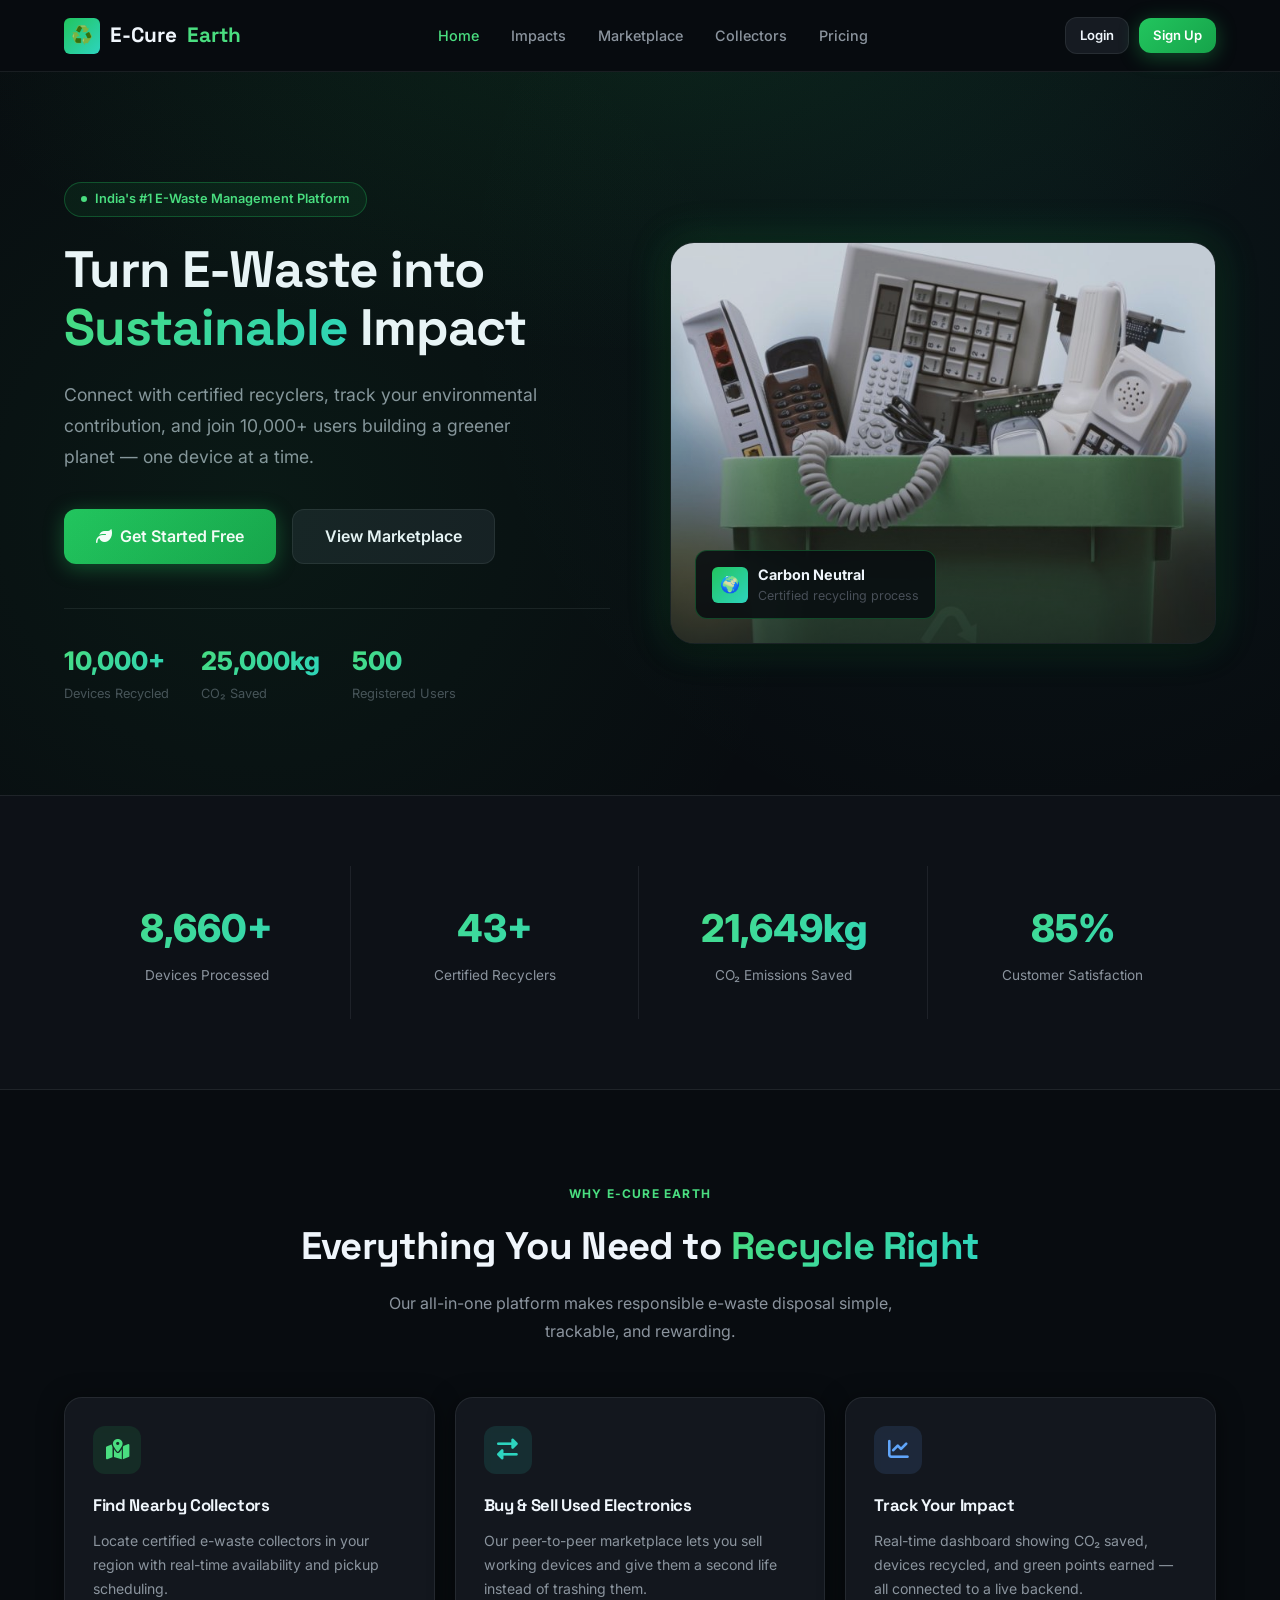
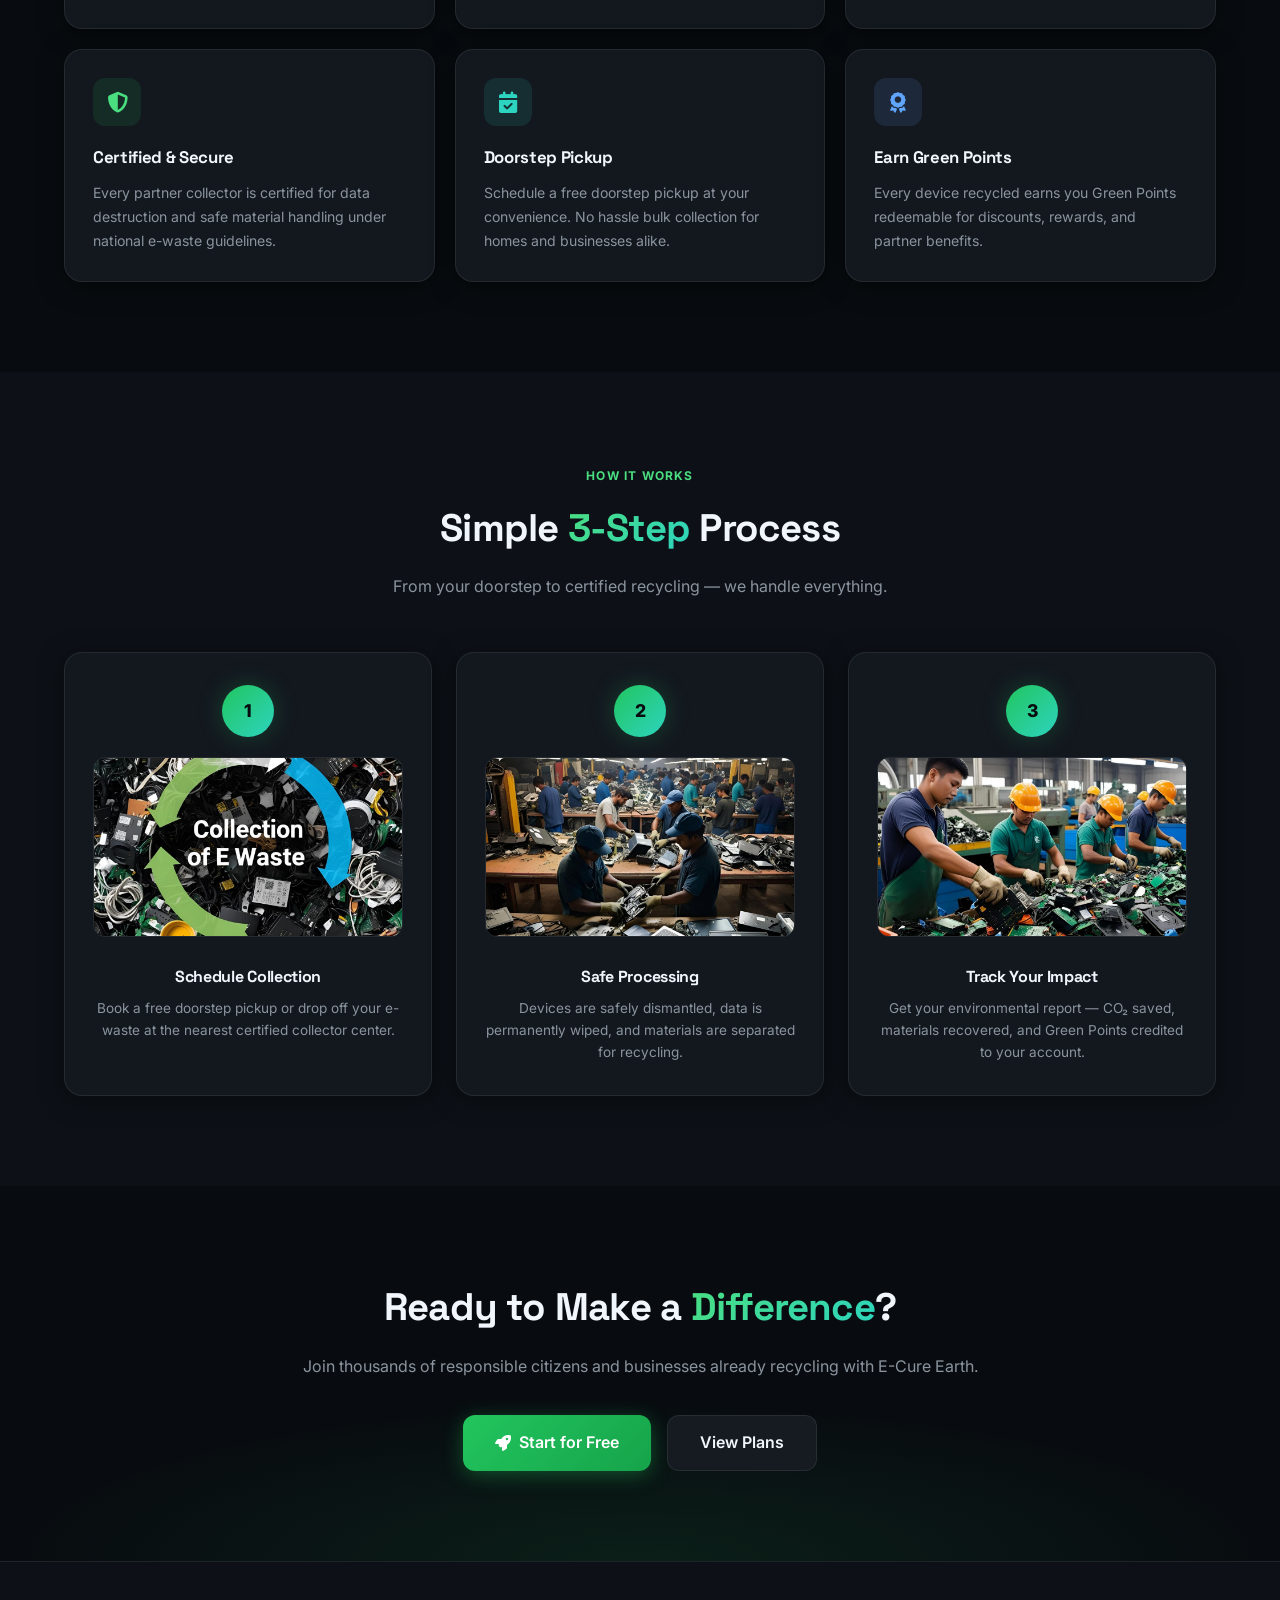
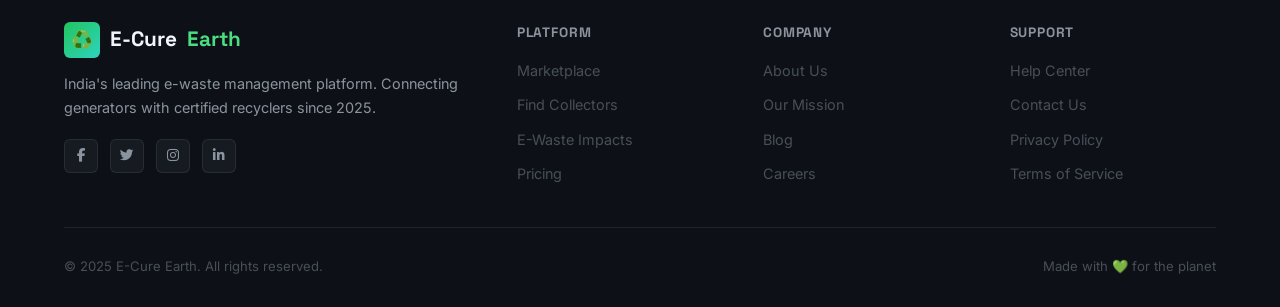
<file: index.html>
<!DOCTYPE html>
<html lang="en">
<head>
  <meta charset="UTF-8">
  <meta name="viewport" content="width=device-width, initial-scale=1.0">
  <title>E-Cure Earth | Smart E-Waste Management Platform</title>
  <meta name="description" content="The leading SaaS platform connecting e-waste generators with certified recyclers. Recycle electronics responsibly and track your environmental impact.">
  <link rel="stylesheet" href="styles.css">
  <link rel="stylesheet" href="https://cdnjs.cloudflare.com/ajax/libs/font-awesome/6.4.0/css/all.min.css">
</head>
<body>
  <!-- Nav -->
  <nav>
    <div class="container">
      <div class="logo">
        <div class="logo-icon">♻️</div>
        E-Cure <span class="logo-accent">Earth</span>
      </div>
      <div class="nav-links" id="nav-links">
        <a href="index.html" class="active">Home</a>
        <a href="impacts.html">Impacts</a>
        <a href="marketplace.html">Marketplace</a>
        <a href="collectors.html">Collectors</a>
        <a href="pricing.html">Pricing</a>
      </div>
      <div class="nav-auth" id="nav-auth"></div>
      <button class="mobile-menu-btn" id="mobile-menu-btn">
        <i class="fas fa-bars"></i>
      </button>
    </div>
  </nav>

  <!-- Hero -->
  <section class="hero">
    <div class="container">
      <div class="hero-grid">
        <div class="hero-content">
          <div class="hero-label">
            <span class="dot"></span>
            India's #1 E-Waste Management Platform
          </div>
          <h1>Turn E-Waste into <span class="highlight">Sustainable</span> Impact</h1>
          <p>Connect with certified recyclers, track your environmental contribution, and join 10,000+ users building a greener planet — one device at a time.</p>
          <div class="hero-cta">
            <a href="auth.html?signup=true" class="btn btn-primary btn-lg">
              <i class="fas fa-leaf"></i> Get Started Free
            </a>
            <a href="marketplace.html" class="btn btn-secondary btn-lg">View Marketplace</a>
          </div>
          <div class="hero-stats">
            <div>
              <div class="hero-stat-num" id="stat-devices" data-counter="10000" data-suffix="+">10,000+</div>
              <div class="hero-stat-label">Devices Recycled</div>
            </div>
            <div>
              <div class="hero-stat-num" id="stat-co2" data-counter="25000" data-suffix="kg">25,000kg</div>
              <div class="hero-stat-label">CO₂ Saved</div>
            </div>
            <div>
              <div class="hero-stat-num" id="stat-users" data-counter="500">500</div>
              <div class="hero-stat-label">Registered Users</div>
            </div>
          </div>
        </div>
        <div class="hero-visual">
          <div class="hero-image-card">
            <img src="hero-image.jpg" alt="E-Waste Recycling">
            <div class="hero-img-overlay"></div>
            <div class="hero-floating-badge">
              <div class="icon">🌍</div>
              <div>
                <div style="font-weight:700;font-size:0.9rem">Carbon Neutral</div>
                <div style="color:var(--text-muted);font-size:0.78rem">Certified recycling process</div>
              </div>
            </div>
          </div>
        </div>
      </div>
    </div>
  </section>

  <!-- Stats Bar -->
  <section class="stats-section">
    <div class="container">
      <div class="stats-grid">
        <div class="stat-item">
          <span class="stat-number" data-counter="10000" data-suffix="+">10,000+</span>
          <div class="stat-label">Devices Processed</div>
        </div>
        <div class="stat-item">
          <span class="stat-number" data-counter="50" data-suffix="+">50+</span>
          <div class="stat-label">Certified Recyclers</div>
        </div>
        <div class="stat-item">
          <span class="stat-number" data-counter="25000" data-suffix="kg">25,000kg</span>
          <div class="stat-label">CO₂ Emissions Saved</div>
        </div>
        <div class="stat-item">
          <span class="stat-number" data-counter="98" data-suffix="%">98%</span>
          <div class="stat-label">Customer Satisfaction</div>
        </div>
      </div>
    </div>
  </section>

  <!-- Features -->
  <section class="features-section" id="about">
    <div class="container">
      <div class="text-center">
        <div class="section-label">Why E-Cure Earth</div>
        <h2 class="section-title">Everything You Need to <span class="highlight">Recycle Right</span></h2>
        <p class="section-sub">Our all-in-one platform makes responsible e-waste disposal simple, trackable, and rewarding.</p>
      </div>
      <div class="features-grid">
        <div class="glass-card feature-card">
          <div class="feature-icon green"><i class="fas fa-map-marked-alt"></i></div>
          <h3>Find Nearby Collectors</h3>
          <p>Locate certified e-waste collectors in your region with real-time availability and pickup scheduling.</p>
        </div>
        <div class="glass-card feature-card">
          <div class="feature-icon teal"><i class="fas fa-exchange-alt"></i></div>
          <h3>Buy & Sell Used Electronics</h3>
          <p>Our peer-to-peer marketplace lets you sell working devices and give them a second life instead of trashing them.</p>
        </div>
        <div class="glass-card feature-card">
          <div class="feature-icon blue"><i class="fas fa-chart-line"></i></div>
          <h3>Track Your Impact</h3>
          <p>Real-time dashboard showing CO₂ saved, devices recycled, and green points earned — all connected to a live backend.</p>
        </div>
        <div class="glass-card feature-card">
          <div class="feature-icon green"><i class="fas fa-shield-alt"></i></div>
          <h3>Certified & Secure</h3>
          <p>Every partner collector is certified for data destruction and safe material handling under national e-waste guidelines.</p>
        </div>
        <div class="glass-card feature-card">
          <div class="feature-icon teal"><i class="fas fa-calendar-check"></i></div>
          <h3>Doorstep Pickup</h3>
          <p>Schedule a free doorstep pickup at your convenience. No hassle bulk collection for homes and businesses alike.</p>
        </div>
        <div class="glass-card feature-card">
          <div class="feature-icon blue"><i class="fas fa-award"></i></div>
          <h3>Earn Green Points</h3>
          <p>Every device recycled earns you Green Points redeemable for discounts, rewards, and partner benefits.</p>
        </div>
      </div>
    </div>
  </section>

  <!-- Process -->
  <section class="process-section" id="mission">
    <div class="container">
      <div class="text-center">
        <div class="section-label">How It Works</div>
        <h2 class="section-title">Simple <span class="highlight">3-Step</span> Process</h2>
        <p class="section-sub">From your doorstep to certified recycling — we handle everything.</p>
      </div>
      <div class="process-grid">
        <div class="glass-card process-card">
          <div class="process-number">1</div>
          <img src="collection.jpg" alt="Collection" class="process-img">
          <h3>Schedule Collection</h3>
          <p>Book a free doorstep pickup or drop off your e-waste at the nearest certified collector center.</p>
        </div>
        <div class="glass-card process-card">
          <div class="process-number">2</div>
          <img src="processing.jpg" alt="Processing" class="process-img">
          <h3>Safe Processing</h3>
          <p>Devices are safely dismantled, data is permanently wiped, and materials are separated for recycling.</p>
        </div>
        <div class="glass-card process-card">
          <div class="process-number">3</div>
          <img src="recycling.jpg" alt="Recycling" class="process-img">
          <h3>Track Your Impact</h3>
          <p>Get your environmental report — CO₂ saved, materials recovered, and Green Points credited to your account.</p>
        </div>
      </div>
    </div>
  </section>

  <!-- CTA -->
  <section class="cta-section">
    <div class="container">
      <h2>Ready to Make a <span style="background:linear-gradient(135deg,var(--green-400),var(--teal-400));-webkit-background-clip:text;-webkit-text-fill-color:transparent;background-clip:text">Difference</span>?</h2>
      <p>Join thousands of responsible citizens and businesses already recycling with E-Cure Earth.</p>
      <div class="cta-buttons">
        <a href="auth.html?signup=true" class="btn btn-primary btn-lg"><i class="fas fa-rocket"></i> Start for Free</a>
        <a href="pricing.html" class="btn btn-secondary btn-lg">View Plans</a>
      </div>
    </div>
  </section>

  <!-- Footer -->
  <footer>
    <div class="container">
      <div class="footer-grid">
        <div class="footer-brand">
          <div class="logo"><div class="logo-icon">♻️</div> E-Cure <span class="logo-accent">Earth</span></div>
          <p>India's leading e-waste management platform. Connecting generators with certified recyclers since 2025.</p>
          <div class="social-links" style="margin-top:18px">
            <a href="https://facebook.com" target="_blank" rel="noopener"><i class="fab fa-facebook-f"></i></a>
            <a href="https://twitter.com" target="_blank" rel="noopener"><i class="fab fa-twitter"></i></a>
            <a href="https://instagram.com" target="_blank" rel="noopener"><i class="fab fa-instagram"></i></a>
            <a href="https://linkedin.com" target="_blank" rel="noopener"><i class="fab fa-linkedin-in"></i></a>
          </div>
        </div>
        <div class="footer-col">
          <h4>Platform</h4>
          <ul>
            <li><a href="marketplace.html">Marketplace</a></li>
            <li><a href="collectors.html">Find Collectors</a></li>
            <li><a href="impacts.html">E-Waste Impacts</a></li>
            <li><a href="pricing.html">Pricing</a></li>
          </ul>
        </div>
        <div class="footer-col">
          <h4>Company</h4>
          <ul>
            <li><a href="#about">About Us</a></li>
            <li><a href="#mission">Our Mission</a></li>
            <li><a href="#">Blog</a></li>
            <li><a href="#">Careers</a></li>
          </ul>
        </div>
        <div class="footer-col">
          <h4>Support</h4>
          <ul>
            <li><a href="#">Help Center</a></li>
            <li><a href="#">Contact Us</a></li>
            <li><a href="#">Privacy Policy</a></li>
            <li><a href="#">Terms of Service</a></li>
          </ul>
        </div>
      </div>
      <div class="footer-bottom">
        <span>© 2025 E-Cure Earth. All rights reserved.</span>
        <span>Made with 💚 for the planet</span>
      </div>
    </div>
  </footer>

  <div id="toast-container"></div>
  <script src="app.js"></script>
</body>
</html>
</file>
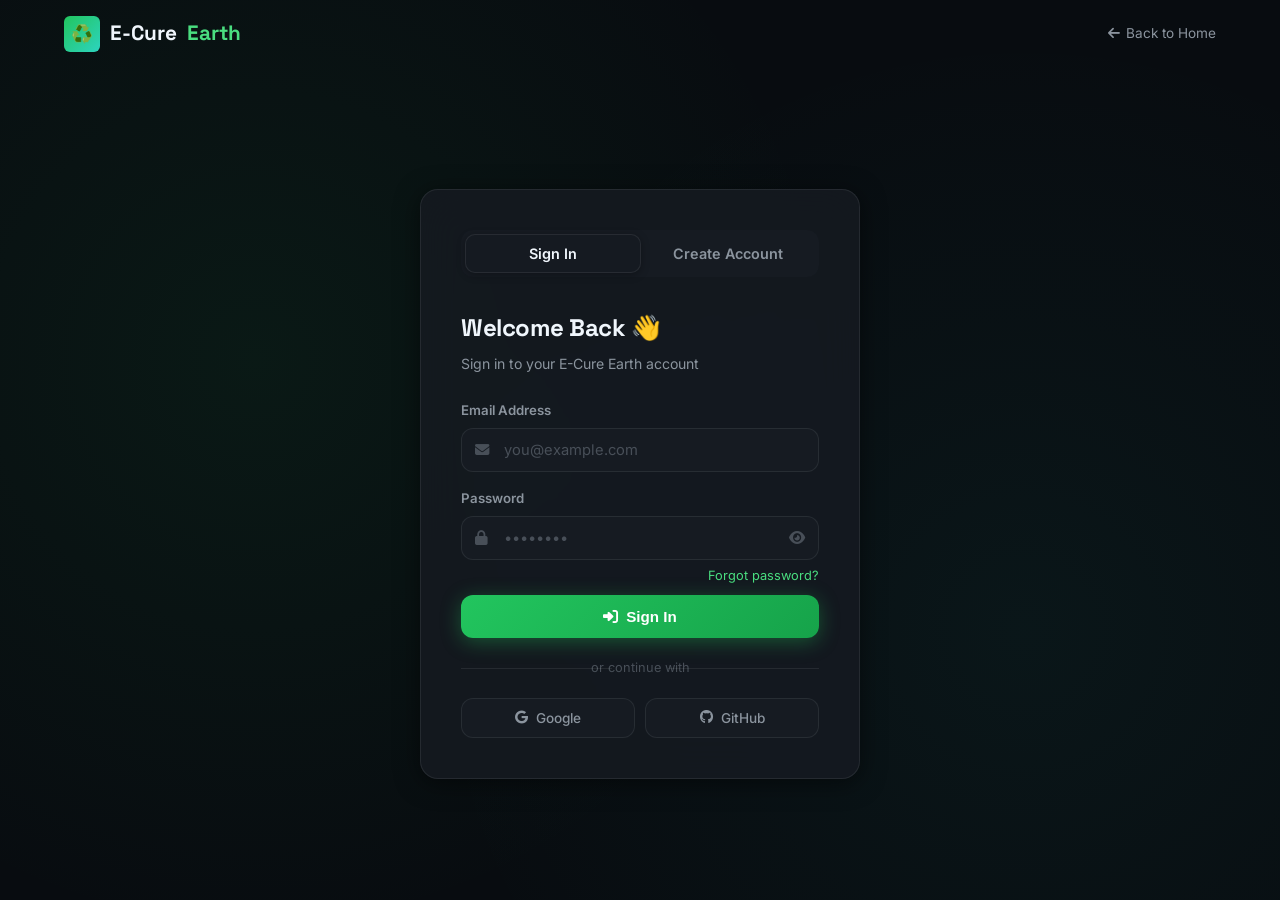
<file: auth.html>
<!DOCTYPE html>
<html lang="en">
<head>
  <meta charset="UTF-8">
  <meta name="viewport" content="width=device-width, initial-scale=1.0">
  <title>Login | E-Cure Earth</title>
  <meta name="description" content="Sign in or create your E-Cure Earth account to start recycling responsibly.">
  <link rel="stylesheet" href="styles.css">
  <link rel="stylesheet" href="https://cdnjs.cloudflare.com/ajax/libs/font-awesome/6.4.0/css/all.min.css">
</head>
<body class="auth-page">
  <!-- Minimal nav -->
  <nav>
    <div class="container">
      <a href="index.html" class="logo" style="text-decoration:none">
        <div class="logo-icon">♻️</div>
        E-Cure <span class="logo-accent">Earth</span>
      </a>
      <a href="index.html" style="font-size:0.85rem;color:var(--text-secondary);display:flex;align-items:center;gap:6px">
        <i class="fas fa-arrow-left"></i> Back to Home
      </a>
    </div>
  </nav>

  <div class="auth-wrapper">
    <div class="glass-card auth-card">
      <!-- Toggle -->
      <div class="auth-toggle">
        <button class="auth-toggle-btn active" id="showSigninBtn">Sign In</button>
        <button class="auth-toggle-btn" id="showSignupBtn">Create Account</button>
      </div>

      <!-- Sign In -->
      <div id="signin-form">
        <h1>Welcome Back 👋</h1>
        <p class="sub">Sign in to your E-Cure Earth account</p>
        <form id="loginForm" novalidate>
          <div class="form-group">
            <label for="loginEmail">Email Address</label>
            <div class="input-wrapper">
              <i class="fas fa-envelope input-icon"></i>
              <input class="input-field" type="email" id="loginEmail" placeholder="you@example.com" required autocomplete="email">
            </div>
          </div>
          <div class="form-group">
            <label for="loginPassword">Password</label>
            <div class="input-wrapper">
              <i class="fas fa-lock input-icon"></i>
              <input class="input-field" type="password" id="loginPassword" placeholder="••••••••" required autocomplete="current-password">
              <i class="fas fa-eye toggle-password"></i>
            </div>
            <a href="#" class="forgot-link">Forgot password?</a>
          </div>
          <div class="error-msg" id="loginError"></div>
          <button type="submit" class="btn btn-primary auth-submit">
            <i class="fas fa-sign-in-alt"></i> Sign In
          </button>
        </form>
        <div class="auth-divider">or continue with</div>
        <div class="oauth-btns">
          <button class="oauth-btn" onclick="toast('Google OAuth coming soon!','info')"><i class="fab fa-google"></i> Google</button>
          <button class="oauth-btn" onclick="toast('GitHub OAuth coming soon!','info')"><i class="fab fa-github"></i> GitHub</button>
        </div>
      </div>

      <!-- Sign Up -->
      <div id="signup-form" style="display:none">
        <h1>Join E-Cure Earth 🌍</h1>
        <p class="sub">Create a free account and start making an impact</p>
        <form id="signupForm" novalidate>
          <div class="form-group">
            <label for="signupName">Full Name</label>
            <div class="input-wrapper">
              <i class="fas fa-user input-icon"></i>
              <input class="input-field" type="text" id="signupName" placeholder="Arjun Sharma" required autocomplete="name">
            </div>
          </div>
          <div class="form-group">
            <label for="signupEmail">Email Address</label>
            <div class="input-wrapper">
              <i class="fas fa-envelope input-icon"></i>
              <input class="input-field" type="email" id="signupEmail" placeholder="you@example.com" required autocomplete="email">
            </div>
          </div>
          <div class="form-group">
            <label for="signupPassword">Password</label>
            <div class="input-wrapper">
              <i class="fas fa-lock input-icon"></i>
              <input class="input-field" type="password" id="signupPassword" placeholder="Min 8 characters" required autocomplete="new-password">
              <i class="fas fa-eye toggle-password"></i>
            </div>
          </div>
          <div class="form-group">
            <label for="signupConfirm">Confirm Password</label>
            <div class="input-wrapper">
              <i class="fas fa-lock input-icon"></i>
              <input class="input-field" type="password" id="signupConfirm" placeholder="Repeat password" required autocomplete="new-password">
              <i class="fas fa-eye toggle-password"></i>
            </div>
          </div>
          <div class="error-msg" id="signupError"></div>
          <button type="submit" class="btn btn-primary auth-submit">
            <i class="fas fa-leaf"></i> Create Account
          </button>
        </form>
      </div>
    </div>
  </div>

  <div id="toast-container"></div>
  <script src="app.js"></script>
</body>
</html>
</file>
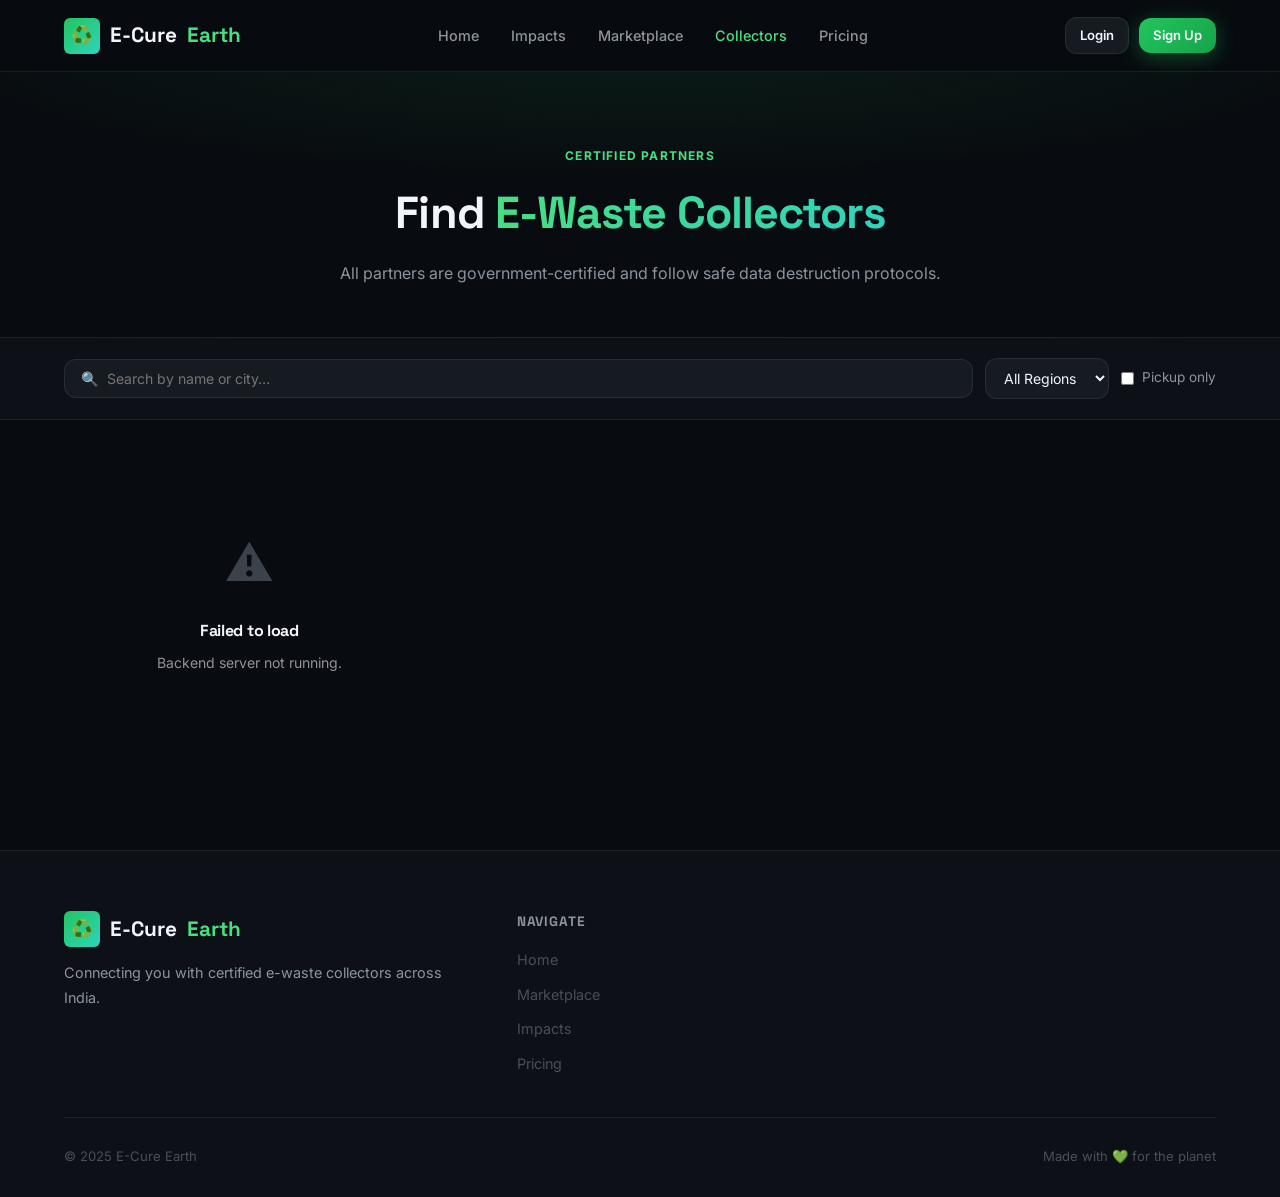
<file: collectors.html>
<!DOCTYPE html>
<html lang="en">
<head>
  <meta charset="UTF-8">
  <meta name="viewport" content="width=device-width, initial-scale=1.0">
  <title>Find Collectors | E-Cure Earth</title>
  <meta name="description" content="Find certified e-waste collectors near you and schedule a free doorstep pickup.">
  <link rel="stylesheet" href="styles.css">
  <link rel="stylesheet" href="https://cdnjs.cloudflare.com/ajax/libs/font-awesome/6.4.0/css/all.min.css">
</head>
<body>
  <!-- Nav -->
  <nav>
    <div class="container">
      <a href="index.html" class="logo" style="text-decoration:none">
        <div class="logo-icon">♻️</div>
        E-Cure <span class="logo-accent">Earth</span>
      </a>
      <div class="nav-links" id="nav-links">
        <a href="index.html">Home</a>
        <a href="impacts.html">Impacts</a>
        <a href="marketplace.html">Marketplace</a>
        <a href="collectors.html" class="active">Collectors</a>
        <a href="pricing.html">Pricing</a>
      </div>
      <div class="nav-auth" id="nav-auth"></div>
      <button class="mobile-menu-btn"><i class="fas fa-bars"></i></button>
    </div>
  </nav>

  <!-- Page Header -->
  <section class="page-header">
    <div class="section-label">Certified Partners</div>
    <h1>Find <span style="background:linear-gradient(135deg,var(--green-400),var(--teal-400));-webkit-background-clip:text;-webkit-text-fill-color:transparent;background-clip:text">E-Waste Collectors</span></h1>
    <p>All partners are government-certified and follow safe data destruction protocols.</p>
  </section>

  <!-- Filter Bar -->
  <div class="filter-bar">
    <div class="container">
      <input class="filter-input" type="text" id="col-search" placeholder="🔍  Search by name or city…">
      <select class="filter-select" id="col-location">
        <option value="all">All Regions</option>
        <option value="north">North India</option>
        <option value="south">South India</option>
        <option value="east">East India</option>
        <option value="west">West India</option>
      </select>
      <label class="flex-center gap-8" style="font-size:0.85rem;color:var(--text-secondary);cursor:pointer">
        <input type="checkbox" id="col-pickup" style="accent-color:var(--green-500)">
        Pickup only
      </label>
    </div>
  </div>

  <!-- Collectors Grid -->
  <section style="padding:0 0 70px">
    <div class="container">
      <div class="collectors-grid" id="collectors-grid">
        <div class="loading-state" style="grid-column:1/-1">
          <div class="spinner"></div>
          <p>Finding collectors near you…</p>
        </div>
      </div>
    </div>
  </section>

  <!-- Schedule Pickup Modal -->
  <div class="modal-overlay" id="schedule-modal">
    <div class="modal-box">
      <button class="modal-close" id="modal-close-sch"><i class="fas fa-times"></i></button>
      <h2>📅 Schedule Pickup</h2>
      <p style="font-size:0.9rem;color:var(--text-secondary);margin-bottom:20px">
        Scheduling with <strong id="sch-collector-label">Collector</strong>
      </p>
      <form id="scheduleForm" novalidate>
        <input type="hidden" id="sch-collector-id">
        <input type="hidden" id="sch-collector-name">
        <div class="form-group">
          <label>Pickup Address *</label>
          <input class="input-field" type="text" id="sch-address" placeholder="123 Green Lane, Delhi" required>
        </div>
        <div class="form-group">
          <label>Preferred Date *</label>
          <input class="input-field" type="date" id="sch-date" required>
        </div>
        <div class="form-group">
          <label>Number of Devices</label>
          <input class="input-field" type="number" id="sch-devices" value="1" min="1" max="50">
        </div>
        <div class="form-group">
          <label>Estimated Weight (kg)</label>
          <input class="input-field" type="number" id="sch-weight" value="2.5" min="0.1" step="0.1">
        </div>
        <div style="padding:14px;background:rgba(34,197,94,0.06);border:1px solid var(--border-green);border-radius:var(--radius-md);margin-bottom:16px;font-size:0.85rem;color:var(--text-secondary)">
          🌱 Your pickup will save approximately <strong style="color:var(--green-400)" id="co2-estimate">6.25 kg</strong> of CO₂ emissions.
        </div>
        <button type="submit" class="btn btn-primary w-full">
          <i class="fas fa-calendar-check"></i> Confirm Pickup
        </button>
      </form>
    </div>
  </div>

  <!-- Footer -->
  <footer>
    <div class="container">
      <div class="footer-grid">
        <div class="footer-brand">
          <div class="logo"><div class="logo-icon">♻️</div>E-Cure <span class="logo-accent">Earth</span></div>
          <p>Connecting you with certified e-waste collectors across India.</p>
        </div>
        <div class="footer-col"><h4>Navigate</h4><ul>
          <li><a href="index.html">Home</a></li>
          <li><a href="marketplace.html">Marketplace</a></li>
          <li><a href="impacts.html">Impacts</a></li>
          <li><a href="pricing.html">Pricing</a></li>
        </ul></div>
      </div>
      <div class="footer-bottom">
        <span>© 2025 E-Cure Earth</span>
        <span>Made with 💚 for the planet</span>
      </div>
    </div>
  </footer>

  <div id="toast-container"></div>
  <script src="app.js"></script>
  <script>
    // Live CO2 estimate
    const weightInput = document.getElementById('sch-weight');
    const est = document.getElementById('co2-estimate');
    weightInput?.addEventListener('input', () => {
      const kg = parseFloat(weightInput.value) || 0;
      if (est) est.textContent = (kg * 2.5).toFixed(2) + ' kg';
    });
    // Set min date to tomorrow
    const dateInput = document.getElementById('sch-date');
    if (dateInput) {
      const tomorrow = new Date();
      tomorrow.setDate(tomorrow.getDate() + 1);
      dateInput.min = tomorrow.toISOString().split('T')[0];
    }
  </script>
</body>
</html>
</file>
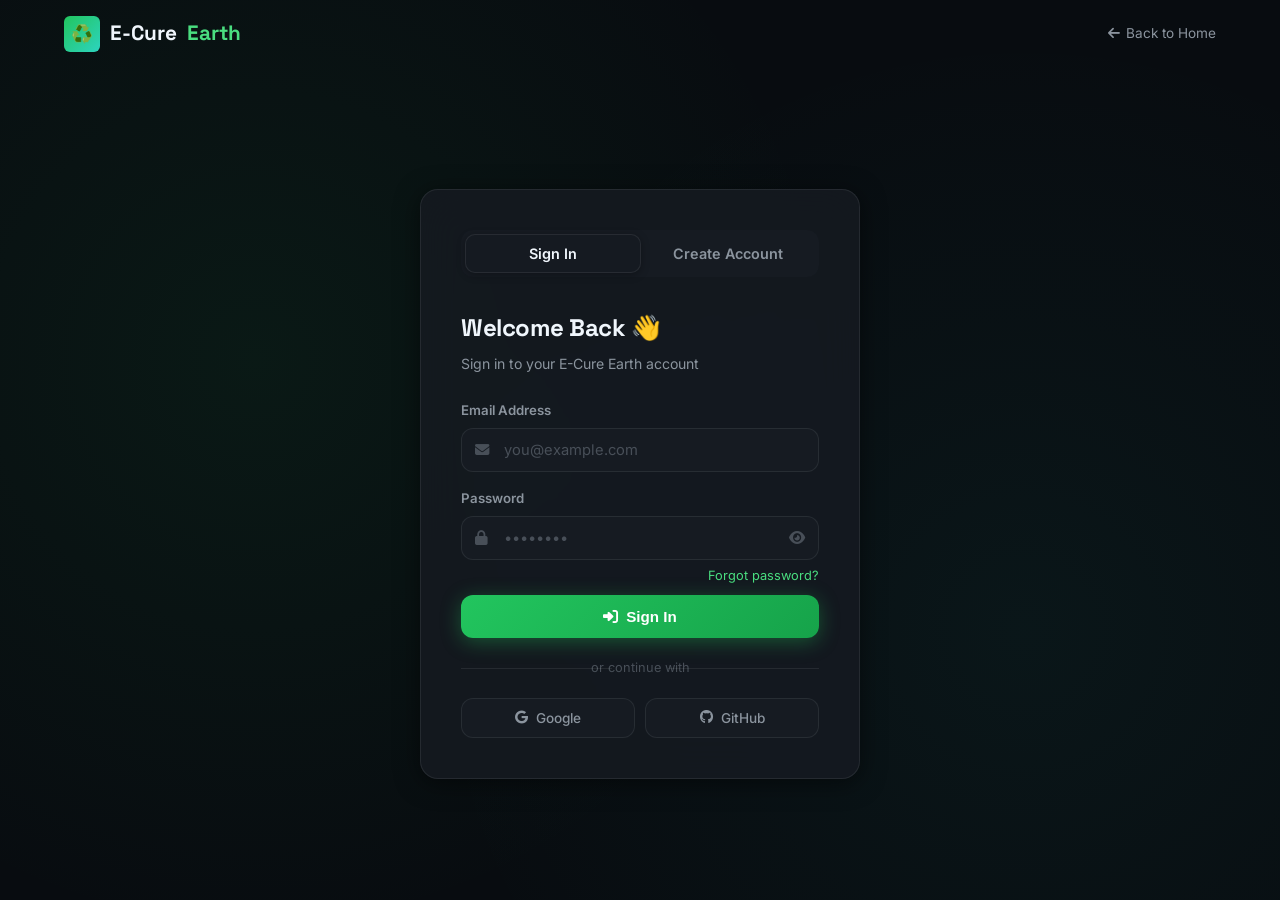
<file: dashboard.html>
<!DOCTYPE html>
<html lang="en">
<head>
  <meta charset="UTF-8">
  <meta name="viewport" content="width=device-width, initial-scale=1.0">
  <title>Dashboard | E-Cure Earth</title>
  <link rel="stylesheet" href="styles.css">
  <link rel="stylesheet" href="https://cdnjs.cloudflare.com/ajax/libs/font-awesome/6.4.0/css/all.min.css">
</head>
<body>
  <!-- Nav -->
  <nav>
    <div class="container">
      <a href="index.html" class="logo" style="text-decoration:none">
        <div class="logo-icon">♻️</div>
        E-Cure <span class="logo-accent">Earth</span>
      </a>
      <div class="nav-auth" id="nav-auth"></div>
    </div>
  </nav>

  <div class="dashboard-layout">
    <!-- Sidebar -->
    <aside class="sidebar">
      <div class="sidebar-user">
        <div class="sidebar-avatar" id="sidebar-avatar">U</div>
        <div class="sidebar-name" id="sidebar-name">Loading…</div>
        <div class="sidebar-plan">🌱 Free Plan</div>
      </div>
      <nav class="sidebar-nav">
        <div class="sidebar-section-title">Main</div>
        <a href="dashboard.html" class="active"><i class="fas fa-home"></i> Dashboard</a>
        <a href="marketplace.html"><i class="fas fa-store"></i> Marketplace</a>
        <a href="collectors.html"><i class="fas fa-map-marker-alt"></i> Find Collectors</a>

        <div class="sidebar-section-title">Account</div>
        <a href="pricing.html"><i class="fas fa-crown"></i> Upgrade Plan</a>
        <a href="#" id="sidebar-logout"><i class="fas fa-sign-out-alt"></i> Logout</a>
      </nav>
    </aside>

    <!-- Main Content -->
    <main class="dashboard-main">
      <div class="dash-header">
        <div>
          <h1>Welcome back, <span id="dash-username">User</span>! 👋</h1>
          <p>Here's your environmental impact summary.</p>
        </div>
        <div class="dash-header-right">
          <a href="collectors.html" class="btn btn-primary btn-sm">
            <i class="fas fa-plus"></i> Schedule Pickup
          </a>
        </div>
      </div>

      <!-- Stats Cards -->
      <div class="stats-cards">
        <div class="glass-card stat-card">
          <div class="stat-card-top">
            <div>
              <div class="stat-card-label">Devices Recycled</div>
              <div class="stat-card-value" id="stat-devices">0</div>
            </div>
            <div class="stat-card-icon green"><i class="fas fa-mobile-alt"></i></div>
          </div>
          <div class="stat-card-change"><i class="fas fa-arrow-up"></i> Updated live</div>
        </div>
        <div class="glass-card stat-card">
          <div class="stat-card-top">
            <div>
              <div class="stat-card-label">Total Weight</div>
              <div class="stat-card-value" id="stat-weight">0 kg</div>
            </div>
            <div class="stat-card-icon teal"><i class="fas fa-weight-hanging"></i></div>
          </div>
          <div class="stat-card-change">Materials diverted from landfill</div>
        </div>
        <div class="glass-card stat-card">
          <div class="stat-card-top">
            <div>
              <div class="stat-card-label">CO₂ Saved</div>
              <div class="stat-card-value" id="stat-co2">0 kg</div>
            </div>
            <div class="stat-card-icon blue"><i class="fas fa-leaf"></i></div>
          </div>
          <div class="stat-card-change">Carbon emissions prevented</div>
        </div>
        <div class="glass-card stat-card">
          <div class="stat-card-top">
            <div>
              <div class="stat-card-label">Green Points</div>
              <div class="stat-card-value" id="stat-points">0</div>
            </div>
            <div class="stat-card-icon yellow"><i class="fas fa-star"></i></div>
          </div>
          <div class="stat-card-change text-green">Redeemable for rewards</div>
        </div>
      </div>

      <!-- Main Grid -->
      <div class="dash-grid">
        <!-- Activity Feed -->
        <div class="glass-card dash-panel">
          <h2><i class="fas fa-history" style="color:var(--green-400);margin-right:8px"></i>Recent Pickups</h2>
          <div id="activity-list">
            <div class="loading-state"><div class="spinner"></div><p>Loading activity…</p></div>
          </div>
        </div>

        <!-- Quick Actions -->
        <div class="glass-card dash-panel">
          <h2><i class="fas fa-bolt" style="color:var(--green-400);margin-right:8px"></i>Quick Actions</h2>
          <div class="quick-actions-grid">
            <a href="collectors.html" class="quick-action-btn">
              <i class="fas fa-calendar-check"></i> Schedule Pickup
            </a>
            <a href="marketplace.html" class="quick-action-btn">
              <i class="fas fa-store"></i> Sell a Device
            </a>
            <a href="impacts.html" class="quick-action-btn">
              <i class="fas fa-info-circle"></i> Learn About Impact
            </a>
            <a href="pricing.html" class="quick-action-btn">
              <i class="fas fa-crown"></i> Upgrade to Pro
            </a>
          </div>

          <!-- Impact Summary Card -->
          <div style="margin-top:20px;padding:18px;background:rgba(34,197,94,0.06);border:1px solid var(--border-green);border-radius:var(--radius-md)">
            <div style="font-size:0.8rem;font-weight:700;color:var(--green-400);margin-bottom:8px">🌍 YOUR IMPACT EQUIVALENTS</div>
            <div style="font-size:0.85rem;color:var(--text-secondary);line-height:1.9" id="impact-equiv">
              Start recycling to see your impact here!
            </div>
          </div>
        </div>
      </div>
    </main>
  </div>

  <div id="toast-container"></div>
  <script src="app.js"></script>
  <script>
    document.getElementById('sidebar-logout')?.addEventListener('click', e => {
      e.preventDefault();
      logoutUser();
    });
    // Extra: update impact equivalents after data loads
    document.addEventListener('DOMContentLoaded', () => {
      setTimeout(() => {
        const co2 = parseFloat(document.getElementById('stat-co2')?.textContent) || 0;
        const equiv = document.getElementById('impact-equiv');
        if (equiv && co2 > 0) {
          equiv.innerHTML = `
            🌳 Trees equivalent: <strong>${(co2/21).toFixed(1)}</strong><br>
            🚗 Km not driven: <strong>${(co2*4.5).toFixed(0)}</strong><br>
            💡 Days of energy saved: <strong>${(co2/0.5).toFixed(0)}</strong>
          `;
        }
      }, 2000);
    });
  </script>
</body>
</html>
</file>
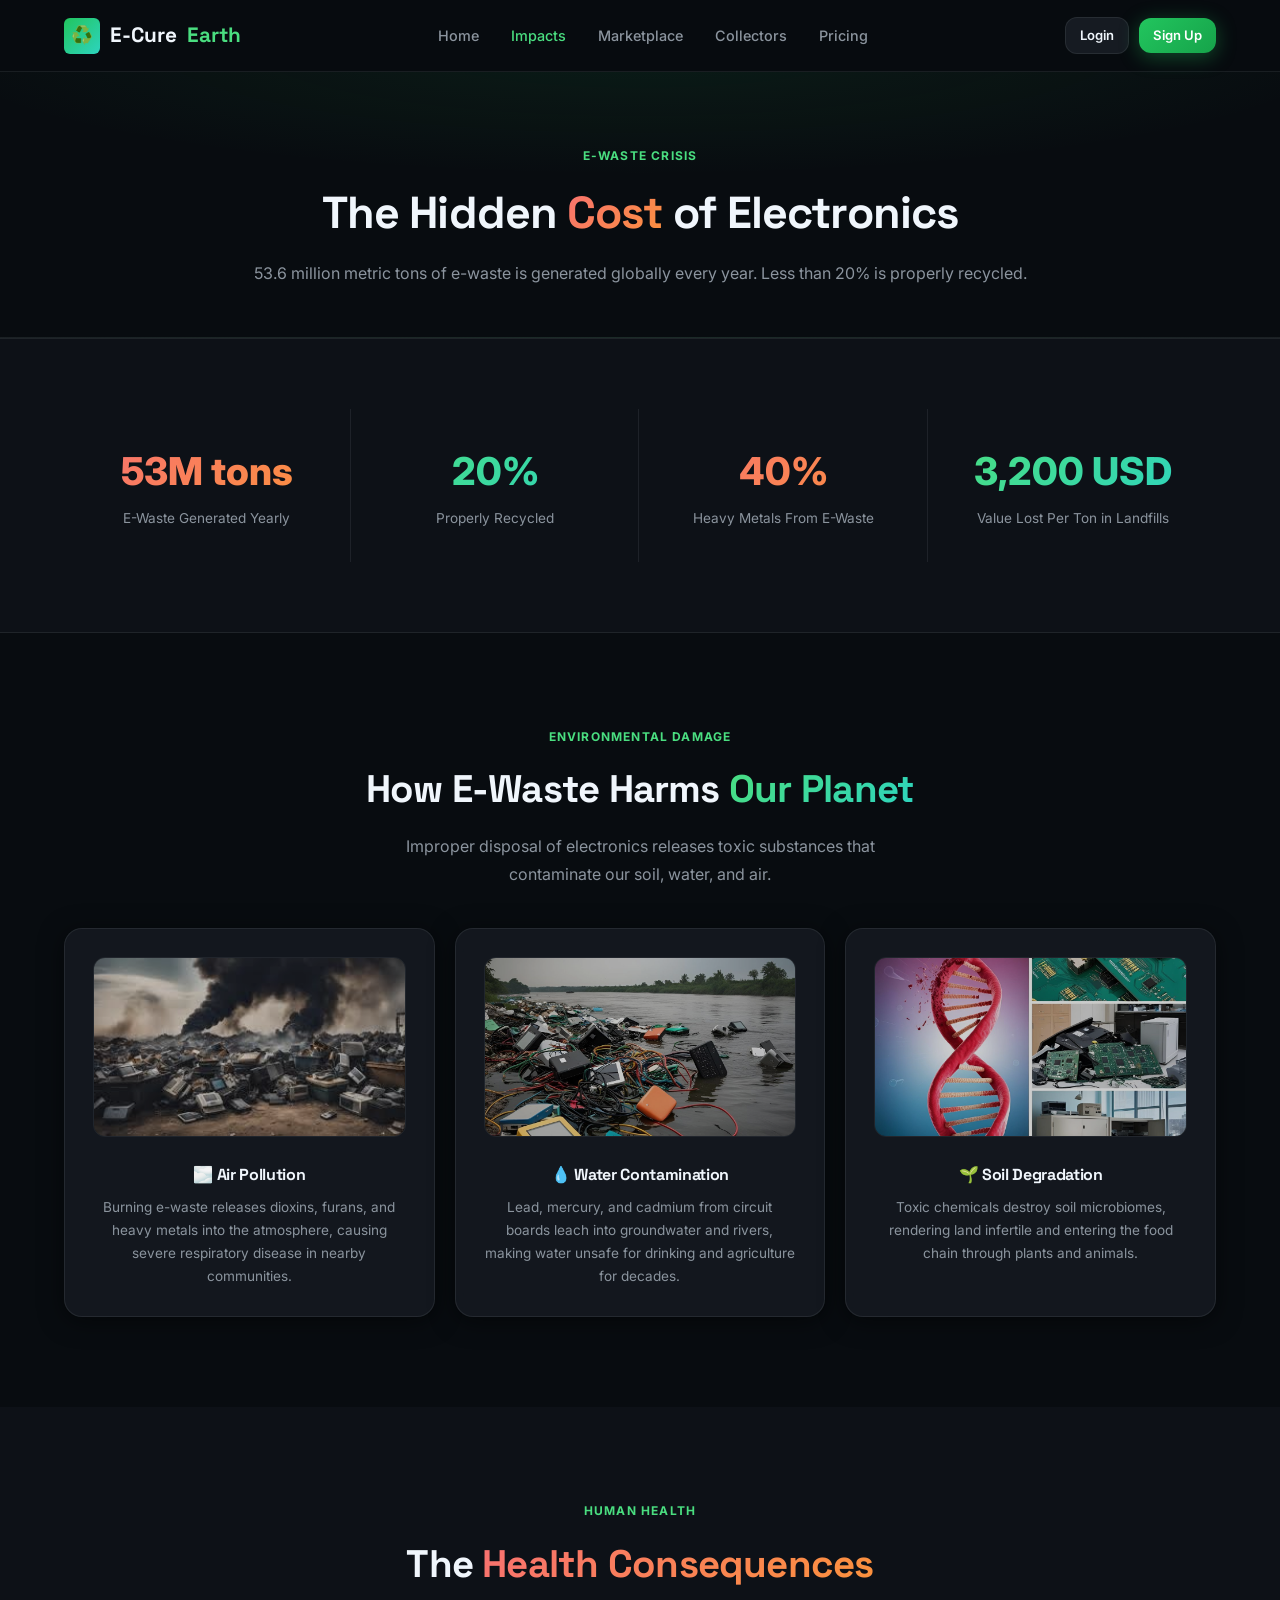
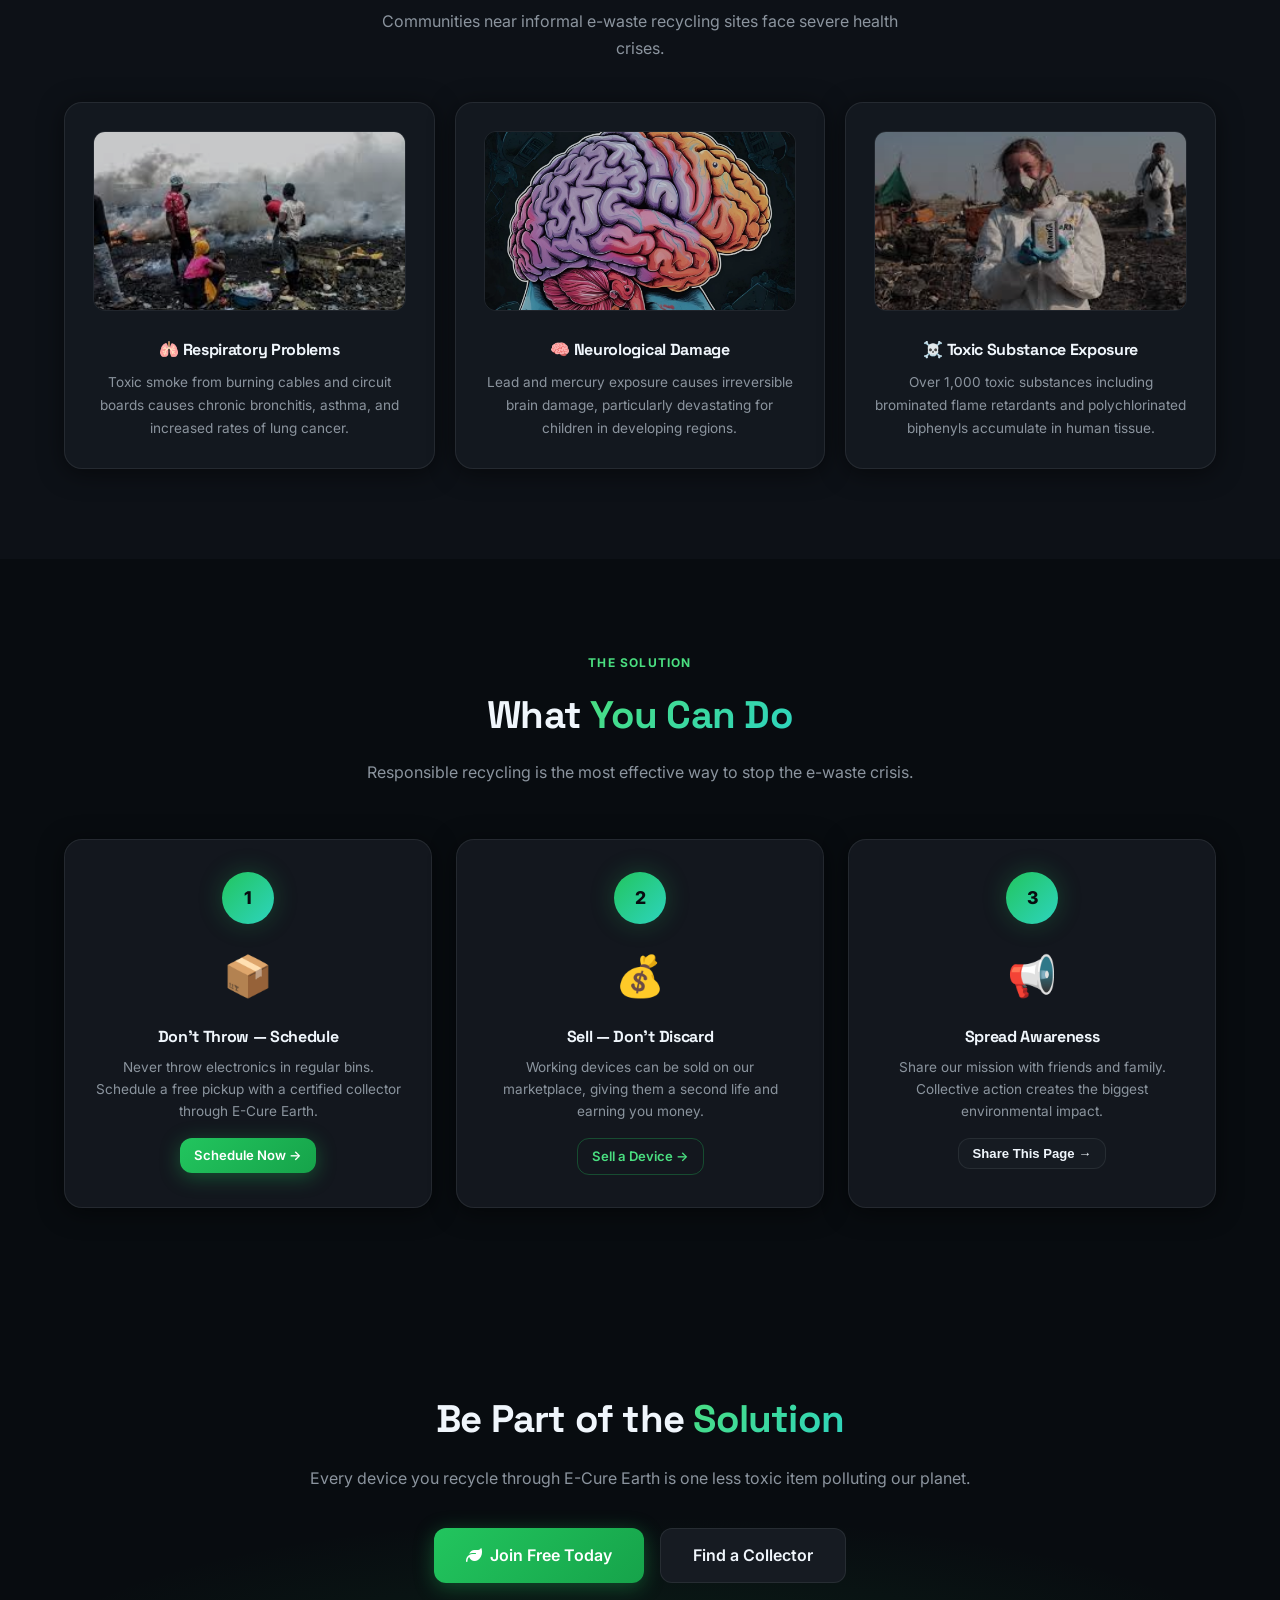
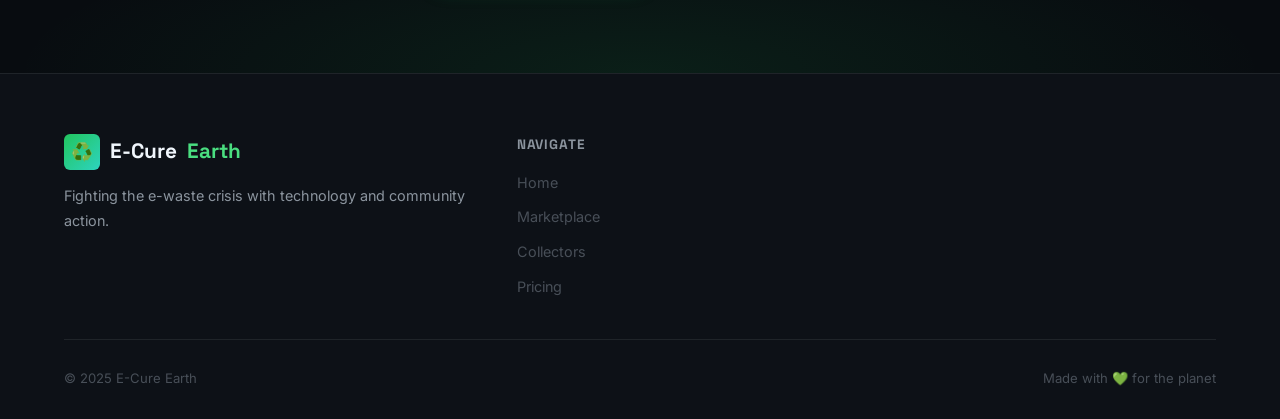
<file: impacts.html>
<!DOCTYPE html>
<html lang="en">
<head>
  <meta charset="UTF-8">
  <meta name="viewport" content="width=device-width, initial-scale=1.0">
  <title>E-Waste Impacts | E-Cure Earth</title>
  <meta name="description" content="Understand the environmental and health impacts of e-waste and what we can do about it.">
  <link rel="stylesheet" href="styles.css">
  <link rel="stylesheet" href="https://cdnjs.cloudflare.com/ajax/libs/font-awesome/6.4.0/css/all.min.css">
</head>
<body>
  <!-- Nav -->
  <nav>
    <div class="container">
      <a href="index.html" class="logo" style="text-decoration:none">
        <div class="logo-icon">♻️</div>
        E-Cure <span class="logo-accent">Earth</span>
      </a>
      <div class="nav-links" id="nav-links">
        <a href="index.html">Home</a>
        <a href="impacts.html" class="active">Impacts</a>
        <a href="marketplace.html">Marketplace</a>
        <a href="collectors.html">Collectors</a>
        <a href="pricing.html">Pricing</a>
      </div>
      <div class="nav-auth" id="nav-auth"></div>
      <button class="mobile-menu-btn"><i class="fas fa-bars"></i></button>
    </div>
  </nav>

  <!-- Hero -->
  <section class="page-header">
    <div class="section-label">E-Waste Crisis</div>
    <h1>The Hidden <span style="background:linear-gradient(135deg,#f87171,#fb923c);-webkit-background-clip:text;-webkit-text-fill-color:transparent;background-clip:text">Cost</span> of Electronics</h1>
    <p>53.6 million metric tons of e-waste is generated globally every year. Less than 20% is properly recycled.</p>
  </section>

  <!-- Global Stats -->
  <section class="stats-section">
    <div class="container">
      <div class="stats-grid">
        <div class="stat-item">
          <span class="stat-number" style="background:linear-gradient(135deg,#f87171,#fb923c);-webkit-background-clip:text;-webkit-text-fill-color:transparent;background-clip:text" data-counter="53" data-suffix="M tons">0</span>
          <div class="stat-label">E-Waste Generated Yearly</div>
        </div>
        <div class="stat-item">
          <span class="stat-number" data-counter="20" data-suffix="%">0%</span>
          <div class="stat-label">Properly Recycled</div>
        </div>
        <div class="stat-item">
          <span class="stat-number" style="background:linear-gradient(135deg,#f87171,#fb923c);-webkit-background-clip:text;-webkit-text-fill-color:transparent;background-clip:text" data-counter="40" data-suffix="%">0%</span>
          <div class="stat-label">Heavy Metals From E-Waste</div>
        </div>
        <div class="stat-item">
          <span class="stat-number" data-counter="3200" data-suffix=" USD">0</span>
          <div class="stat-label">Value Lost Per Ton in Landfills</div>
        </div>
      </div>
    </div>
  </section>

  <!-- Environmental Impacts -->
  <section style="padding:90px 0">
    <div class="container">
      <div class="text-center">
        <div class="section-label">Environmental Damage</div>
        <h2 class="section-title">How E-Waste Harms <span class="highlight">Our Planet</span></h2>
        <p class="section-sub">Improper disposal of electronics releases toxic substances that contaminate our soil, water, and air.</p>
      </div>
      <div class="impact-cards-grid">
        <div class="glass-card impact-card">
          <img src="air-pollution.jpeg" alt="Air Pollution" class="impact-img">
          <h3>🌫️ Air Pollution</h3>
          <p>Burning e-waste releases dioxins, furans, and heavy metals into the atmosphere, causing severe respiratory disease in nearby communities.</p>
        </div>
        <div class="glass-card impact-card">
          <img src="water-contamination.jpg" alt="Water Contamination" class="impact-img">
          <h3>💧 Water Contamination</h3>
          <p>Lead, mercury, and cadmium from circuit boards leach into groundwater and rivers, making water unsafe for drinking and agriculture for decades.</p>
        </div>
        <div class="glass-card impact-card">
          <img src="dna-damage.jpg" alt="Soil Damage" class="impact-img">
          <h3>🌱 Soil Degradation</h3>
          <p>Toxic chemicals destroy soil microbiomes, rendering land infertile and entering the food chain through plants and animals.</p>
        </div>
      </div>
    </div>
  </section>

  <!-- Health Impacts -->
  <section style="padding:90px 0;background:var(--bg-surface)">
    <div class="container">
      <div class="text-center">
        <div class="section-label">Human Health</div>
        <h2 class="section-title">The <span style="background:linear-gradient(135deg,#f87171,#fb923c);-webkit-background-clip:text;-webkit-text-fill-color:transparent;background-clip:text">Health Consequences</span></h2>
        <p class="section-sub">Communities near informal e-waste recycling sites face severe health crises.</p>
      </div>
      <div class="impact-cards-grid" style="margin-top:40px">
        <div class="glass-card impact-card">
          <img src="respiratory-problems.jpeg" alt="Respiratory Problems" class="impact-img">
          <h3>🫁 Respiratory Problems</h3>
          <p>Toxic smoke from burning cables and circuit boards causes chronic bronchitis, asthma, and increased rates of lung cancer.</p>
        </div>
        <div class="glass-card impact-card">
          <img src="neurological-damage.jpg" alt="Neurological Damage" class="impact-img">
          <h3>🧠 Neurological Damage</h3>
          <p>Lead and mercury exposure causes irreversible brain damage, particularly devastating for children in developing regions.</p>
        </div>
        <div class="glass-card impact-card">
          <img src="toxic-substances.jpeg" alt="Toxic Exposure" class="impact-img">
          <h3>☠️ Toxic Substance Exposure</h3>
          <p>Over 1,000 toxic substances including brominated flame retardants and polychlorinated biphenyls accumulate in human tissue.</p>
        </div>
      </div>
    </div>
  </section>

  <!-- Solutions -->
  <section style="padding:90px 0">
    <div class="container">
      <div class="text-center">
        <div class="section-label">The Solution</div>
        <h2 class="section-title">What <span class="highlight">You Can Do</span></h2>
        <p class="section-sub">Responsible recycling is the most effective way to stop the e-waste crisis.</p>
      </div>
      <div class="process-grid" style="margin-top:52px">
        <div class="glass-card process-card">
          <div class="process-number">1</div>
          <div style="font-size:2.5rem;margin-bottom:16px">📦</div>
          <h3>Don't Throw — Schedule</h3>
          <p>Never throw electronics in regular bins. Schedule a free pickup with a certified collector through E-Cure Earth.</p>
          <a href="collectors.html" class="btn btn-primary btn-sm" style="margin-top:16px">Schedule Now →</a>
        </div>
        <div class="glass-card process-card">
          <div class="process-number">2</div>
          <div style="font-size:2.5rem;margin-bottom:16px">💰</div>
          <h3>Sell — Don't Discard</h3>
          <p>Working devices can be sold on our marketplace, giving them a second life and earning you money.</p>
          <a href="marketplace.html" class="btn btn-ghost btn-sm" style="margin-top:16px">Sell a Device →</a>
        </div>
        <div class="glass-card process-card">
          <div class="process-number">3</div>
          <div style="font-size:2.5rem;margin-bottom:16px">📢</div>
          <h3>Spread Awareness</h3>
          <p>Share our mission with friends and family. Collective action creates the biggest environmental impact.</p>
          <button onclick="share()" class="btn btn-secondary btn-sm" style="margin-top:16px">Share This Page →</button>
        </div>
      </div>
    </div>
  </section>

  <!-- CTA -->
  <section class="cta-section">
    <div class="container">
      <h2>Be Part of the <span style="background:linear-gradient(135deg,var(--green-400),var(--teal-400));-webkit-background-clip:text;-webkit-text-fill-color:transparent;background-clip:text">Solution</span></h2>
      <p>Every device you recycle through E-Cure Earth is one less toxic item polluting our planet.</p>
      <div class="cta-buttons">
        <a href="auth.html?signup=true" class="btn btn-primary btn-lg"><i class="fas fa-leaf"></i> Join Free Today</a>
        <a href="collectors.html" class="btn btn-secondary btn-lg">Find a Collector</a>
      </div>
    </div>
  </section>

  <!-- Footer -->
  <footer>
    <div class="container">
      <div class="footer-grid">
        <div class="footer-brand">
          <div class="logo"><div class="logo-icon">♻️</div>E-Cure <span class="logo-accent">Earth</span></div>
          <p>Fighting the e-waste crisis with technology and community action.</p>
        </div>
        <div class="footer-col"><h4>Navigate</h4><ul>
          <li><a href="index.html">Home</a></li>
          <li><a href="marketplace.html">Marketplace</a></li>
          <li><a href="collectors.html">Collectors</a></li>
          <li><a href="pricing.html">Pricing</a></li>
        </ul></div>
      </div>
      <div class="footer-bottom">
        <span>© 2025 E-Cure Earth</span>
        <span>Made with 💚 for the planet</span>
      </div>
    </div>
  </footer>

  <div id="toast-container"></div>
  <script src="app.js"></script>
  <script>
    function share() {
      if (navigator.share) {
        navigator.share({ title: 'E-Waste Impacts | E-Cure Earth', url: window.location.href });
      } else {
        navigator.clipboard.writeText(window.location.href);
        toast('Page link copied to clipboard!');
      }
    }
  </script>
</body>
</html>
</file>
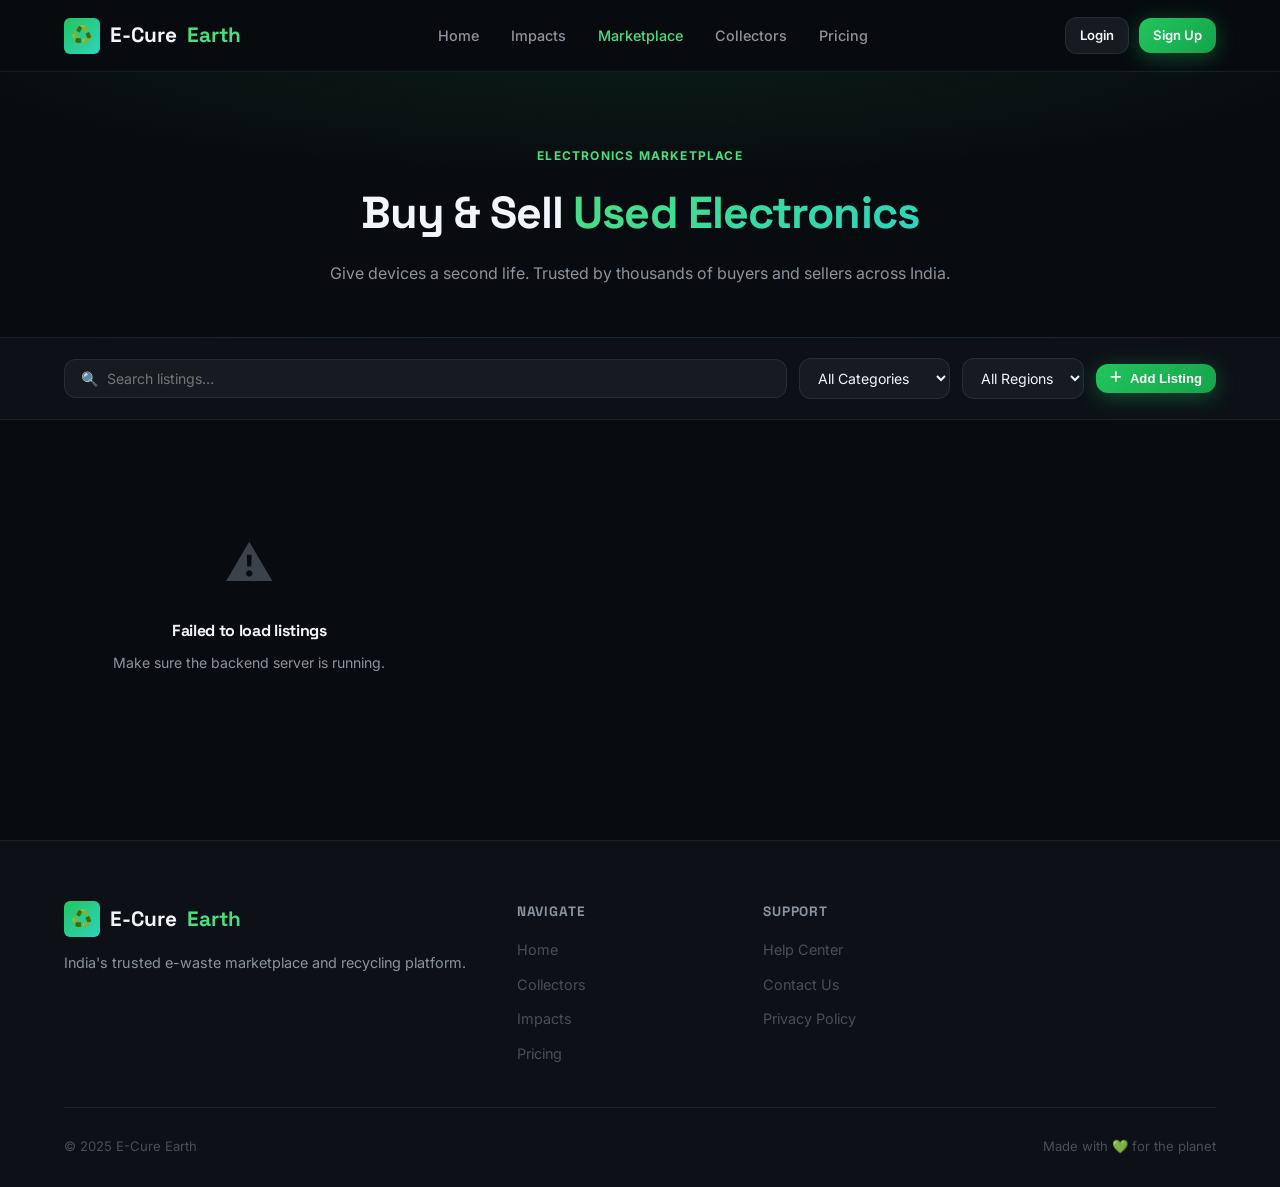
<file: marketplace.html>
<!DOCTYPE html>
<html lang="en">
<head>
  <meta charset="UTF-8">
  <meta name="viewport" content="width=device-width, initial-scale=1.0">
  <title>Marketplace | E-Cure Earth</title>
  <meta name="description" content="Buy and sell used electronics on India's most trusted e-waste marketplace.">
  <link rel="stylesheet" href="styles.css">
  <link rel="stylesheet" href="https://cdnjs.cloudflare.com/ajax/libs/font-awesome/6.4.0/css/all.min.css">
</head>
<body>
  <!-- Nav -->
  <nav>
    <div class="container">
      <a href="index.html" class="logo" style="text-decoration:none">
        <div class="logo-icon">♻️</div>
        E-Cure <span class="logo-accent">Earth</span>
      </a>
      <div class="nav-links" id="nav-links">
        <a href="index.html">Home</a>
        <a href="impacts.html">Impacts</a>
        <a href="marketplace.html" class="active">Marketplace</a>
        <a href="collectors.html">Collectors</a>
        <a href="pricing.html">Pricing</a>
      </div>
      <div class="nav-auth" id="nav-auth"></div>
      <button class="mobile-menu-btn"><i class="fas fa-bars"></i></button>
    </div>
  </nav>

  <!-- Page Header -->
  <section class="page-header">
    <div class="section-label">Electronics Marketplace</div>
    <h1>Buy & Sell <span style="background:linear-gradient(135deg,var(--green-400),var(--teal-400));-webkit-background-clip:text;-webkit-text-fill-color:transparent;background-clip:text">Used Electronics</span></h1>
    <p>Give devices a second life. Trusted by thousands of buyers and sellers across India.</p>
  </section>

  <!-- Filter Bar -->
  <div class="filter-bar">
    <div class="container">
      <input class="filter-input" type="text" id="mp-search" placeholder="🔍  Search listings…">
      <select class="filter-select" id="mp-category">
        <option value="all">All Categories</option>
        <option value="laptops">💻 Laptops</option>
        <option value="phones">📱 Phones</option>
        <option value="tablets">📟 Tablets</option>
        <option value="accessories">🔌 Accessories</option>
        <option value="other">📦 Other</option>
      </select>
      <select class="filter-select" id="mp-location">
        <option value="all">All Regions</option>
        <option value="north">North</option>
        <option value="south">South</option>
        <option value="east">East</option>
        <option value="west">West</option>
      </select>
      <button class="btn btn-primary btn-sm" id="add-listing-btn">
        <i class="fas fa-plus"></i> Add Listing
      </button>
    </div>
  </div>

  <!-- Listings Grid -->
  <section style="padding:0 0 60px">
    <div class="container">
      <div class="listing-grid" id="listing-grid">
        <div class="loading-state" style="grid-column:1/-1">
          <div class="spinner"></div>
          <p>Loading listings…</p>
        </div>
      </div>
    </div>
  </section>

  <!-- Add Listing Modal -->
  <div class="modal-overlay" id="listing-modal">
    <div class="modal-box">
      <button class="modal-close" id="modal-close"><i class="fas fa-times"></i></button>
      <h2>📦 Add New Listing</h2>
      <form id="listingForm" novalidate>
        <div class="form-group">
          <label>Title *</label>
          <input class="input-field" type="text" id="lf-title" placeholder="e.g. Dell Inspiron 15" required>
        </div>
        <div class="form-group">
          <label>Category *</label>
          <select class="input-field" id="lf-category" required>
            <option value="">Select Category</option>
            <option value="laptops">💻 Laptops</option>
            <option value="phones">📱 Phones</option>
            <option value="tablets">📟 Tablets</option>
            <option value="accessories">🔌 Accessories</option>
            <option value="other">📦 Other</option>
          </select>
        </div>
        <div class="form-group">
          <label>Price (₹) *</label>
          <input class="input-field" type="number" id="lf-price" placeholder="e.g. 5000" min="1" required>
        </div>
        <div class="form-group">
          <label>Region *</label>
          <select class="input-field" id="lf-location" required>
            <option value="">Select Region</option>
            <option value="north">North</option>
            <option value="south">South</option>
            <option value="east">East</option>
            <option value="west">West</option>
          </select>
        </div>
        <div class="form-group">
          <label>Description</label>
          <textarea class="input-field" id="lf-description" rows="3" placeholder="Condition, specs, accessories included…" style="resize:vertical"></textarea>
        </div>
        <button type="submit" class="btn btn-primary w-full mt-16">
          <i class="fas fa-check"></i> Submit Listing
        </button>
      </form>
    </div>
  </div>

  <!-- Footer -->
  <footer>
    <div class="container">
      <div class="footer-grid">
        <div class="footer-brand">
          <div class="logo"><div class="logo-icon">♻️</div>E-Cure <span class="logo-accent">Earth</span></div>
          <p>India's trusted e-waste marketplace and recycling platform.</p>
        </div>
        <div class="footer-col"><h4>Navigate</h4><ul>
          <li><a href="index.html">Home</a></li>
          <li><a href="collectors.html">Collectors</a></li>
          <li><a href="impacts.html">Impacts</a></li>
          <li><a href="pricing.html">Pricing</a></li>
        </ul></div>
        <div class="footer-col"><h4>Support</h4><ul>
          <li><a href="#">Help Center</a></li>
          <li><a href="#">Contact Us</a></li>
          <li><a href="#">Privacy Policy</a></li>
        </ul></div>
      </div>
      <div class="footer-bottom">
        <span>© 2025 E-Cure Earth</span>
        <span>Made with 💚 for the planet</span>
      </div>
    </div>
  </footer>

  <div id="toast-container"></div>
  <script src="app.js"></script>
</body>
</html>
</file>
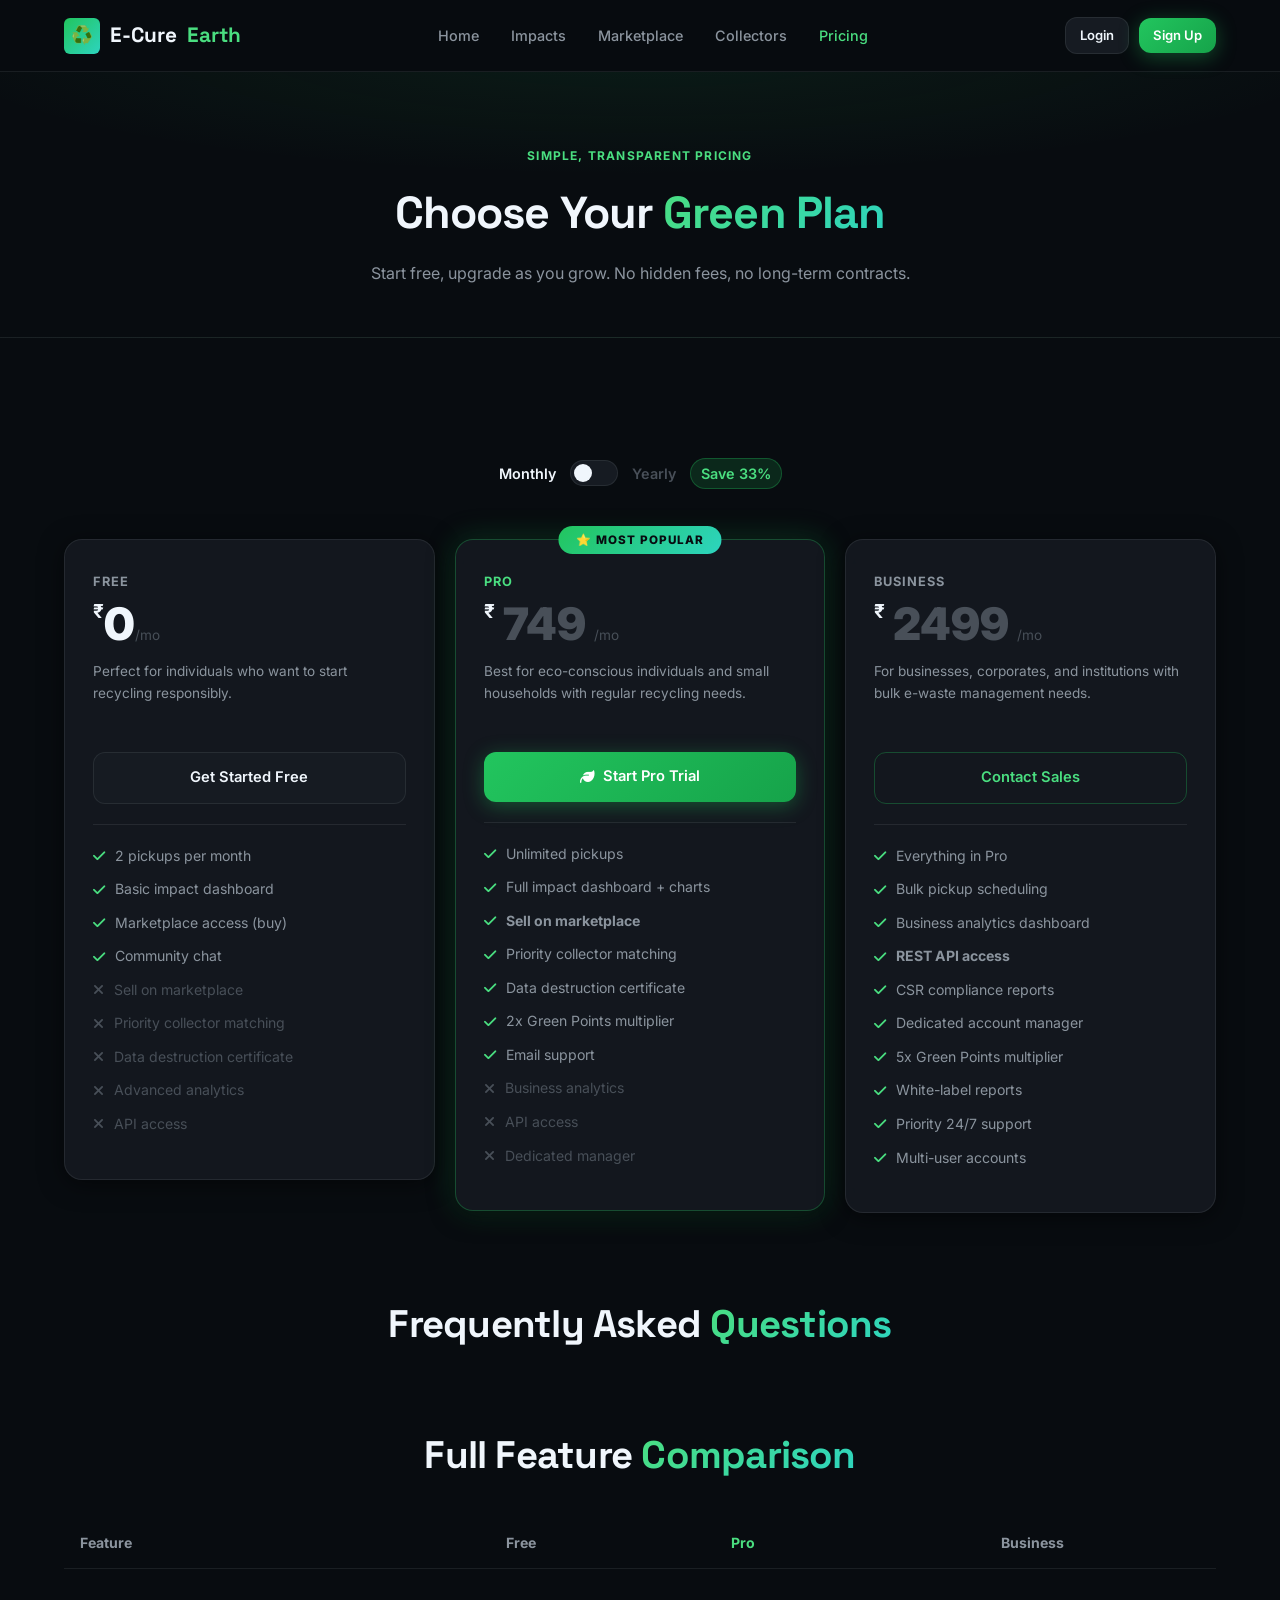
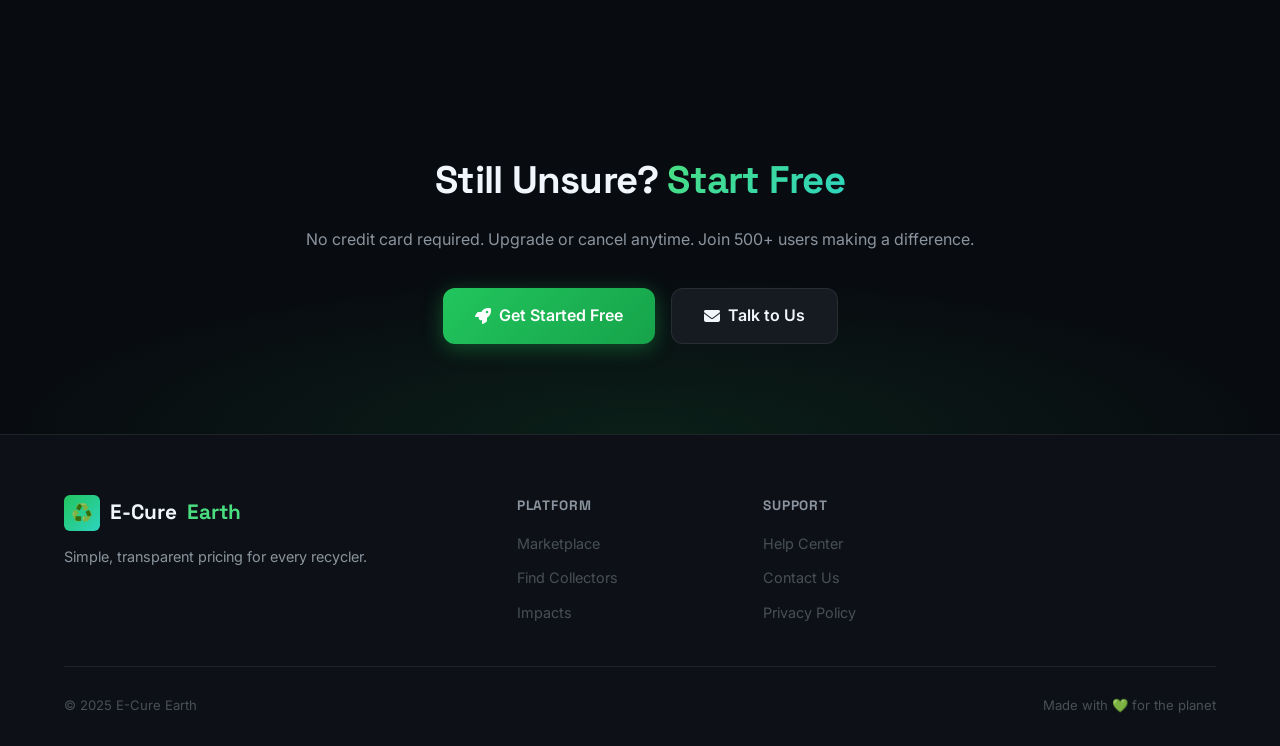
<file: pricing.html>
<!DOCTYPE html>
<html lang="en">
<head>
  <meta charset="UTF-8">
  <meta name="viewport" content="width=device-width, initial-scale=1.0">
  <title>Pricing | E-Cure Earth</title>
  <meta name="description" content="Choose the right E-Cure Earth plan for your recycling needs. Free, Pro, and Business tiers available.">
  <link rel="stylesheet" href="styles.css">
  <link rel="stylesheet" href="https://cdnjs.cloudflare.com/ajax/libs/font-awesome/6.4.0/css/all.min.css">
</head>
<body>
  <!-- Nav -->
  <nav>
    <div class="container">
      <a href="index.html" class="logo" style="text-decoration:none">
        <div class="logo-icon">♻️</div>
        E-Cure <span class="logo-accent">Earth</span>
      </a>
      <div class="nav-links" id="nav-links">
        <a href="index.html">Home</a>
        <a href="impacts.html">Impacts</a>
        <a href="marketplace.html">Marketplace</a>
        <a href="collectors.html">Collectors</a>
        <a href="pricing.html" class="active">Pricing</a>
      </div>
      <div class="nav-auth" id="nav-auth"></div>
      <button class="mobile-menu-btn"><i class="fas fa-bars"></i></button>
    </div>
  </nav>

  <!-- Page Header -->
  <section class="page-header">
    <div class="section-label">Simple, Transparent Pricing</div>
    <h1>Choose Your <span style="background:linear-gradient(135deg,var(--green-400),var(--teal-400));-webkit-background-clip:text;-webkit-text-fill-color:transparent;background-clip:text">Green Plan</span></h1>
    <p>Start free, upgrade as you grow. No hidden fees, no long-term contracts.</p>
  </section>

  <!-- Pricing Section -->
  <section class="pricing-section">
    <div class="container">
      <!-- Billing Toggle -->
      <div class="pricing-toggle">
        <span id="toggle-monthly" style="color:var(--text-primary)">Monthly</span>
        <div class="toggle-switch" id="billing-toggle" onclick="toggleBilling()"></div>
        <span id="toggle-yearly" style="color:var(--text-muted)">Yearly</span>
        <span class="pricing-save-badge">Save 33%</span>
      </div>

      <!-- Pricing Cards -->
      <div class="pricing-cards">
        <!-- Free -->
        <div class="glass-card pricing-card">
          <div class="pricing-plan-name">Free</div>
          <div class="pricing-price">
            <sup>₹</sup>0<span>/mo</span>
          </div>
          <p class="pricing-desc">Perfect for individuals who want to start recycling responsibly.</p>
          <a href="auth.html?signup=true" class="btn btn-secondary pricing-cta">Get Started Free</a>
          <div class="pricing-divider"></div>
          <div class="pricing-feature"><i class="fas fa-check"></i> 2 pickups per month</div>
          <div class="pricing-feature"><i class="fas fa-check"></i> Basic impact dashboard</div>
          <div class="pricing-feature"><i class="fas fa-check"></i> Marketplace access (buy)</div>
          <div class="pricing-feature"><i class="fas fa-check"></i> Community chat</div>
          <div class="pricing-feature" style="color:var(--text-muted)"><i class="fas fa-times"></i> Sell on marketplace</div>
          <div class="pricing-feature" style="color:var(--text-muted)"><i class="fas fa-times"></i> Priority collector matching</div>
          <div class="pricing-feature" style="color:var(--text-muted)"><i class="fas fa-times"></i> Data destruction certificate</div>
          <div class="pricing-feature" style="color:var(--text-muted)"><i class="fas fa-times"></i> Advanced analytics</div>
          <div class="pricing-feature" style="color:var(--text-muted)"><i class="fas fa-times"></i> API access</div>
        </div>

        <!-- Pro (Popular) -->
        <div class="glass-card pricing-card popular">
          <div class="popular-badge">⭐ Most Popular</div>
          <div class="pricing-plan-name" style="color:var(--green-400)">Pro</div>
          <div class="pricing-price">
            <sup>₹</sup>
            <span id="pro-price" style="font-size:2.8rem;font-weight:900;-webkit-text-fill-color:unset">749</span>
            <span id="pro-period">/mo</span>
          </div>
          <p class="pricing-desc">Best for eco-conscious individuals and small households with regular recycling needs.</p>
          <a href="auth.html?signup=true&plan=pro" class="btn btn-primary pricing-cta">
            <i class="fas fa-leaf"></i> Start Pro Trial
          </a>
          <div class="pricing-divider"></div>
          <div class="pricing-feature"><i class="fas fa-check"></i> Unlimited pickups</div>
          <div class="pricing-feature"><i class="fas fa-check"></i> Full impact dashboard + charts</div>
          <div class="pricing-feature"><i class="fas fa-check"></i> <strong>Sell on marketplace</strong></div>
          <div class="pricing-feature"><i class="fas fa-check"></i> Priority collector matching</div>
          <div class="pricing-feature"><i class="fas fa-check"></i> Data destruction certificate</div>
          <div class="pricing-feature"><i class="fas fa-check"></i> 2x Green Points multiplier</div>
          <div class="pricing-feature"><i class="fas fa-check"></i> Email support</div>
          <div class="pricing-feature" style="color:var(--text-muted)"><i class="fas fa-times"></i> Business analytics</div>
          <div class="pricing-feature" style="color:var(--text-muted)"><i class="fas fa-times"></i> API access</div>
          <div class="pricing-feature" style="color:var(--text-muted)"><i class="fas fa-times"></i> Dedicated manager</div>
        </div>

        <!-- Business -->
        <div class="glass-card pricing-card">
          <div class="pricing-plan-name">Business</div>
          <div class="pricing-price">
            <sup>₹</sup>
            <span id="biz-price" style="font-size:2.8rem;font-weight:900;-webkit-text-fill-color:unset">2499</span>
            <span id="biz-period">/mo</span>
          </div>
          <p class="pricing-desc">For businesses, corporates, and institutions with bulk e-waste management needs.</p>
          <a href="mailto:sales@ecure.earth" class="btn btn-ghost pricing-cta">Contact Sales</a>
          <div class="pricing-divider"></div>
          <div class="pricing-feature"><i class="fas fa-check"></i> Everything in Pro</div>
          <div class="pricing-feature"><i class="fas fa-check"></i> Bulk pickup scheduling</div>
          <div class="pricing-feature"><i class="fas fa-check"></i> Business analytics dashboard</div>
          <div class="pricing-feature"><i class="fas fa-check"></i> <strong>REST API access</strong></div>
          <div class="pricing-feature"><i class="fas fa-check"></i> CSR compliance reports</div>
          <div class="pricing-feature"><i class="fas fa-check"></i> Dedicated account manager</div>
          <div class="pricing-feature"><i class="fas fa-check"></i> 5x Green Points multiplier</div>
          <div class="pricing-feature"><i class="fas fa-check"></i> White-label reports</div>
          <div class="pricing-feature"><i class="fas fa-check"></i> Priority 24/7 support</div>
          <div class="pricing-feature"><i class="fas fa-check"></i> Multi-user accounts</div>
        </div>
      </div>

      <!-- FAQ -->
      <div style="margin-top:80px;max-width:700px;margin-left:auto;margin-right:auto">
        <div class="text-center" style="margin-bottom:40px">
          <h2 class="section-title">Frequently Asked <span class="highlight">Questions</span></h2>
        </div>
        <div id="faq-list"></div>
      </div>

      <!-- Compare Table -->
      <div style="margin-top:70px;overflow-x:auto">
        <div class="text-center" style="margin-bottom:32px">
          <h2 class="section-title">Full Feature <span class="highlight">Comparison</span></h2>
        </div>
        <table style="width:100%;border-collapse:collapse;font-size:0.88rem">
          <thead>
            <tr style="border-bottom:1px solid var(--border)">
              <th style="text-align:left;padding:14px 16px;color:var(--text-secondary)">Feature</th>
              <th style="text-align:center;padding:14px;color:var(--text-secondary)">Free</th>
              <th style="text-align:center;padding:14px;color:var(--green-400)">Pro</th>
              <th style="text-align:center;padding:14px;color:var(--text-secondary)">Business</th>
            </tr>
          </thead>
          <tbody id="compare-table"></tbody>
        </table>
      </div>
    </div>
  </section>

  <!-- Bottom CTA -->
  <section class="cta-section">
    <div class="container">
      <h2>Still Unsure? <span style="background:linear-gradient(135deg,var(--green-400),var(--teal-400));-webkit-background-clip:text;-webkit-text-fill-color:transparent;background-clip:text">Start Free</span></h2>
      <p>No credit card required. Upgrade or cancel anytime. Join 500+ users making a difference.</p>
      <div class="cta-buttons">
        <a href="auth.html?signup=true" class="btn btn-primary btn-lg"><i class="fas fa-rocket"></i> Get Started Free</a>
        <a href="mailto:support@ecure.earth" class="btn btn-secondary btn-lg"><i class="fas fa-envelope"></i> Talk to Us</a>
      </div>
    </div>
  </section>

  <!-- Footer -->
  <footer>
    <div class="container">
      <div class="footer-grid">
        <div class="footer-brand">
          <div class="logo"><div class="logo-icon">♻️</div>E-Cure <span class="logo-accent">Earth</span></div>
          <p>Simple, transparent pricing for every recycler.</p>
        </div>
        <div class="footer-col"><h4>Platform</h4><ul>
          <li><a href="marketplace.html">Marketplace</a></li>
          <li><a href="collectors.html">Find Collectors</a></li>
          <li><a href="impacts.html">Impacts</a></li>
        </ul></div>
        <div class="footer-col"><h4>Support</h4><ul>
          <li><a href="#">Help Center</a></li>
          <li><a href="mailto:support@ecure.earth">Contact Us</a></li>
          <li><a href="#">Privacy Policy</a></li>
        </ul></div>
      </div>
      <div class="footer-bottom">
        <span>© 2025 E-Cure Earth</span>
        <span>Made with 💚 for the planet</span>
      </div>
    </div>
  </footer>

  <div id="toast-container"></div>
  <script src="app.js"></script>
  <script>
    let isYearly = false;

    function toggleBilling() {
      isYearly = !isYearly;
      const toggle = document.getElementById('billing-toggle');
      toggle.classList.toggle('yearly', isYearly);
      document.getElementById('toggle-monthly').style.color = isYearly ? 'var(--text-muted)' : 'var(--text-primary)';
      document.getElementById('toggle-yearly').style.color = isYearly ? 'var(--text-primary)' : 'var(--text-muted)';

      document.getElementById('pro-price').textContent = isYearly ? '499' : '749';
      document.getElementById('pro-period').textContent = isYearly ? '/mo · billed yearly' : '/mo';
      document.getElementById('biz-price').textContent = isYearly ? '1669' : '2499';
      document.getElementById('biz-period').textContent = isYearly ? '/mo · billed yearly' : '/mo';
    }

    // FAQ Data
    const faqs = [
      { q: "Is the free plan really free?", a: "Yes! The Free plan is completely free with no credit card required. It includes 2 pickups per month and full marketplace buyer access." },
      { q: "Can I cancel my subscription anytime?", a: "Absolutely. There are no long-term contracts. Cancel from your account settings at any time — you'll retain access until the billing period ends." },
      { q: "What happens to my Green Points if I downgrade?", a: "Your Green Points are yours forever and never expire. They remain in your account regardless of your plan." },
      { q: "Do you offer discounts for NGOs or schools?", a: "Yes! We offer 50% off for registered NGOs, educational institutions, and government bodies. Contact us at sales@ecure.earth." },
      { q: "Is my data secure?", a: "All data is encrypted at rest and in transit. JWT-based authentication ensures only you can access your account. Certified collectors follow data destruction protocols." }
    ];

    document.getElementById('faq-list').innerHTML = faqs.map((f, i) => `
      <div style="border:1px solid var(--border);border-radius:var(--radius-md);margin-bottom:10px;overflow:hidden">
        <button onclick="toggleFaq(${i})" style="width:100%;display:flex;justify-content:space-between;align-items:center;padding:16px 20px;background:var(--bg-elevated);border:none;color:var(--text-primary);font-family:'Inter',sans-serif;font-size:0.9rem;font-weight:600;cursor:pointer;text-align:left">
          ${f.q}
          <i class="fas fa-chevron-down" id="faq-icon-${i}" style="color:var(--text-muted);transition:all 0.3s;flex-shrink:0;margin-left:12px"></i>
        </button>
        <div id="faq-ans-${i}" style="display:none;padding:14px 20px 16px;font-size:0.88rem;color:var(--text-secondary);line-height:1.7;background:var(--bg-surface);border-top:1px solid var(--border)">${f.a}</div>
      </div>
    `).join('');

    function toggleFaq(i) {
      const ans = document.getElementById(`faq-ans-${i}`);
      const icon = document.getElementById(`faq-icon-${i}`);
      const isOpen = ans.style.display !== 'none';
      ans.style.display = isOpen ? 'none' : 'block';
      icon.style.transform = isOpen ? '' : 'rotate(180deg)';
    }

    // Compare Table
    const rows = [
      ['Pickups per month', '2', 'Unlimited', 'Unlimited'],
      ['Impact Dashboard', '✓ Basic', '✓ Full', '✓ Advanced'],
      ['Marketplace Selling', '✗', '✓', '✓'],
      ['Priority Matching', '✗', '✓', '✓'],
      ['Data Destruction Cert.', '✗', '✓', '✓'],
      ['Green Points Multiplier', '1×', '2×', '5×'],
      ['API Access', '✗', '✗', '✓'],
      ['CSR Reports', '✗', '✗', '✓'],
      ['Multi-User', '1 user', '1 user', '50 users'],
      ['Support', 'Community', 'Email', '24/7 Priority'],
    ];

    document.getElementById('compare-table').innerHTML = rows.map((r, i) => `
      <tr style="border-bottom:1px solid var(--border);background:${i%2===0?'var(--bg-surface)':'transparent'}">
        <td style="padding:13px 16px;color:var(--text-secondary)">${r[0]}</td>
        <td style="padding:13px;text-align:center;color:${r[1]==='✗'?'var(--text-muted)':'var(--text-primary)'}">${r[1]}</td>
        <td style="padding:13px;text-align:center;color:${r[2]==='✗'?'var(--text-muted)':'var(--green-400)';font-weight:600}">${r[2]}</td>
        <td style="padding:13px;text-align:center;color:${r[3]==='✗'?'var(--text-muted)':'var(--text-primary)'}">${r[3]}</td>
      </tr>
    `).join('');
  </script>
</body>
</html>
</file>
<file: styles.css>
/* ============================================================
   E-CURE EARTH — Premium Dark SaaS Design System
   ============================================================ */

@import url('https://fonts.googleapis.com/css2?family=Inter:wght@300;400;500;600;700;800;900&family=Space+Grotesk:wght@400;500;600;700&display=swap');

/* ── CSS Variables ─────────────────────────────────────────── */
:root {
  --bg-base:      #080c10;
  --bg-surface:   #0d1117;
  --bg-elevated:  #161b22;
  --bg-card:      rgba(22, 27, 34, 0.85);

  --green-400:    #4ade80;
  --green-500:    #22c55e;
  --green-600:    #16a34a;
  --green-glow:   rgba(34, 197, 94, 0.25);
  --green-glow2:  rgba(74, 222, 128, 0.15);

  --teal-400:     #2dd4bf;
  --blue-400:     #60a5fa;

  --text-primary:   #f0f6fc;
  --text-secondary: #8b949e;
  --text-muted:     #484f58;

  --border:         rgba(240,246,252,0.08);
  --border-green:   rgba(34,197,94,0.3);

  --radius-sm:  6px;
  --radius-md:  12px;
  --radius-lg:  18px;
  --radius-xl:  24px;

  --shadow-card:  0 4px 24px rgba(0,0,0,0.5);
  --shadow-glow:  0 0 40px var(--green-glow);
  --shadow-btn:   0 4px 20px rgba(34,197,94,0.35);

  --trans:  all 0.25s cubic-bezier(0.4,0,0.2,1);
}

/* ── Reset ─────────────────────────────────────────────────── */
*, *::before, *::after { margin: 0; padding: 0; box-sizing: border-box; }
html { scroll-behavior: smooth; }
body {
  font-family: 'Inter', sans-serif;
  background: var(--bg-base);
  color: var(--text-primary);
  line-height: 1.6;
  min-height: 100vh;
  overflow-x: hidden;
}

h1, h2, h3, h4, h5 {
  font-family: 'Space Grotesk', sans-serif;
  letter-spacing: -0.02em;
}

a { text-decoration: none; color: inherit; }
img { max-width: 100%; }

/* ── Container ─────────────────────────────────────────────── */
.container {
  max-width: 1200px;
  margin: 0 auto;
  padding: 0 24px;
}

/* ── Scrollbar ─────────────────────────────────────────────── */
::-webkit-scrollbar { width: 6px; }
::-webkit-scrollbar-track { background: var(--bg-base); }
::-webkit-scrollbar-thumb { background: var(--bg-elevated); border-radius: 999px; }

/* ════════════════════════════════════════════════════════════
   NAV
   ════════════════════════════════════════════════════════════ */
nav {
  background: rgba(8,12,16,0.92);
  backdrop-filter: blur(20px);
  -webkit-backdrop-filter: blur(20px);
  border-bottom: 1px solid var(--border);
  position: sticky;
  top: 0;
  z-index: 1000;
}
nav .container {
  display: flex;
  justify-content: space-between;
  align-items: center;
  padding: 16px 24px;
}
.logo {
  display: flex;
  align-items: center;
  gap: 10px;
  font-family: 'Space Grotesk', sans-serif;
  font-size: 1.3rem;
  font-weight: 700;
  color: var(--text-primary);
}
.logo-img { width: 36px; height: 36px; }
.logo-icon {
  width: 36px; height: 36px;
  background: linear-gradient(135deg, var(--green-500), var(--teal-400));
  border-radius: var(--radius-sm);
  display: flex; align-items: center; justify-content: center;
  font-size: 1.1rem;
}
.logo-accent { color: var(--green-400); }

.nav-links {
  display: flex;
  align-items: center;
  gap: 4px;
}
.nav-links a {
  color: var(--text-secondary);
  font-size: 0.9rem;
  font-weight: 500;
  padding: 8px 14px;
  border-radius: var(--radius-sm);
  transition: var(--trans);
}
.nav-links a:hover { color: var(--text-primary); background: var(--bg-elevated); }
.nav-links a.active { color: var(--green-400); }

.nav-auth { display: flex; align-items: center; gap: 10px; }
.nav-user-info {
  display: flex; align-items: center; gap: 10px;
  padding: 6px 14px;
  background: var(--bg-elevated);
  border: 1px solid var(--border);
  border-radius: var(--radius-md);
  font-size: 0.85rem;
}
.nav-avatar {
  width: 28px; height: 28px;
  background: linear-gradient(135deg, var(--green-500), var(--teal-400));
  border-radius: 50%;
  display: flex; align-items: center; justify-content: center;
  font-size: 0.75rem; font-weight: 700;
  color: var(--bg-base);
}

/* Mobile menu */
.mobile-menu-btn {
  display: none;
  background: none;
  border: 1px solid var(--border);
  border-radius: var(--radius-sm);
  color: var(--text-secondary);
  font-size: 1.2rem;
  cursor: pointer;
  padding: 6px 10px;
}
@media (max-width: 768px) {
  .nav-links {
    display: none;
    flex-direction: column;
    position: absolute;
    top: 70px; left: 0; width: 100%;
    background: var(--bg-surface);
    border-bottom: 1px solid var(--border);
    padding: 16px;
    gap: 4px; align-items: stretch;
  }
  .nav-links.open { display: flex; }
  .mobile-menu-btn { display: block; }
  .nav-auth { display: none; }
}

/* ════════════════════════════════════════════════════════════
   BUTTONS
   ════════════════════════════════════════════════════════════ */
.btn {
  display: inline-flex;
  align-items: center;
  justify-content: center;
  gap: 8px;
  padding: 10px 22px;
  border-radius: var(--radius-md);
  font-size: 0.9rem;
  font-weight: 600;
  cursor: pointer;
  border: none;
  transition: var(--trans);
  white-space: nowrap;
}
.btn-primary {
  background: linear-gradient(135deg, var(--green-500), var(--green-600));
  color: #fff;
  box-shadow: var(--shadow-btn);
}
.btn-primary:hover {
  transform: translateY(-2px);
  box-shadow: 0 8px 30px rgba(34,197,94,0.45);
}
.btn-secondary {
  background: var(--bg-elevated);
  color: var(--text-primary);
  border: 1px solid var(--border);
}
.btn-secondary:hover {
  border-color: var(--border-green);
  background: rgba(34,197,94,0.06);
  transform: translateY(-1px);
}
.btn-ghost {
  background: transparent;
  color: var(--green-400);
  border: 1px solid var(--border-green);
}
.btn-ghost:hover {
  background: var(--green-glow2);
  transform: translateY(-1px);
}
.btn-sm { padding: 7px 14px; font-size: 0.82rem; }
.btn-lg { padding: 14px 32px; font-size: 1rem; }
.btn-danger {
  background: rgba(239,68,68,0.15);
  color: #f87171;
  border: 1px solid rgba(239,68,68,0.3);
}
.btn-danger:hover { background: rgba(239,68,68,0.25); }

/* ════════════════════════════════════════════════════════════
   BADGES
   ════════════════════════════════════════════════════════════ */
.badge {
  display: inline-flex; align-items: center; gap: 5px;
  padding: 4px 10px; border-radius: 999px;
  font-size: 0.75rem; font-weight: 600;
}
.badge-green { background: rgba(34,197,94,0.15); color: var(--green-400); border: 1px solid var(--border-green); }
.badge-blue  { background: rgba(96,165,250,0.15); color: var(--blue-400); border: 1px solid rgba(96,165,250,0.3); }
.badge-teal  { background: rgba(45,212,191,0.15); color: var(--teal-400); border: 1px solid rgba(45,212,191,0.3); }
.badge-gray  { background: var(--bg-elevated); color: var(--text-secondary); border: 1px solid var(--border); }

/* ════════════════════════════════════════════════════════════
   GLASS CARD
   ════════════════════════════════════════════════════════════ */
.glass-card {
  background: var(--bg-card);
  border: 1px solid var(--border);
  border-radius: var(--radius-lg);
  backdrop-filter: blur(20px);
  -webkit-backdrop-filter: blur(20px);
  box-shadow: var(--shadow-card);
  transition: var(--trans);
}
.glass-card:hover {
  border-color: var(--border-green);
  box-shadow: var(--shadow-card), 0 0 20px rgba(34,197,94,0.08);
  transform: translateY(-3px);
}

/* ════════════════════════════════════════════════════════════
   HERO
   ════════════════════════════════════════════════════════════ */
.hero {
  position: relative;
  padding: 110px 0 90px;
  overflow: hidden;
  background: radial-gradient(ellipse 80% 70% at 50% -10%, rgba(34,197,94,0.12) 0%, transparent 70%);
}
.hero::before {
  content: '';
  position: absolute; inset: 0;
  background: 
    radial-gradient(circle at 20% 60%, rgba(34,197,94,0.07) 0, transparent 50%),
    radial-gradient(circle at 80% 30%, rgba(45,212,191,0.05) 0, transparent 50%);
  pointer-events: none;
}
.hero-grid {
  display: grid;
  grid-template-columns: 1fr 1fr;
  align-items: center;
  gap: 60px;
}
.hero-label {
  display: inline-flex; align-items: center; gap: 8px;
  background: rgba(34,197,94,0.08);
  border: 1px solid var(--border-green);
  border-radius: 999px;
  padding: 6px 16px;
  font-size: 0.8rem;
  font-weight: 600;
  color: var(--green-400);
  margin-bottom: 24px;
}
.hero-label .dot {
  width: 6px; height: 6px;
  background: var(--green-400);
  border-radius: 50%;
  animation: pulse-dot 2s infinite;
}
@keyframes pulse-dot {
  0%,100% { opacity:1; transform:scale(1); }
  50% { opacity:0.5; transform:scale(1.5); }
}
.hero h1 {
  font-size: clamp(2.2rem, 4vw, 3.4rem);
  font-weight: 800;
  line-height: 1.15;
  margin-bottom: 22px;
}
.hero h1 .highlight {
  background: linear-gradient(135deg, var(--green-400), var(--teal-400));
  -webkit-background-clip: text;
  -webkit-text-fill-color: transparent;
  background-clip: text;
}
.hero p {
  font-size: 1.1rem;
  color: var(--text-secondary);
  margin-bottom: 36px;
  max-width: 480px;
  line-height: 1.75;
}
.hero-cta { display: flex; gap: 16px; flex-wrap: wrap; }
.hero-stats {
  display: flex; gap: 32px; margin-top: 44px;
  padding-top: 32px;
  border-top: 1px solid var(--border);
}
.hero-stat-num {
  font-size: 1.6rem; font-weight: 800;
  background: linear-gradient(135deg, var(--green-400), var(--teal-400));
  -webkit-background-clip: text;
  -webkit-text-fill-color: transparent;
  background-clip: text;
}
.hero-stat-label { font-size: 0.8rem; color: var(--text-muted); margin-top: 2px; }

.hero-visual {
  position: relative;
  display: flex; align-items: center; justify-content: center;
}
.hero-image-card {
  position: relative;
  border-radius: var(--radius-xl);
  overflow: hidden;
  border: 1px solid var(--border);
  box-shadow: var(--shadow-card), var(--shadow-glow);
}
.hero-image-card img {
  width: 100%; height: 400px; object-fit: cover; display: block;
  filter: brightness(0.85) saturate(0.9);
}
.hero-img-overlay {
  position: absolute;
  inset: 0;
  background: linear-gradient(to top, rgba(8,12,16,0.6) 0%, transparent 60%);
}
.hero-floating-badge {
  position: absolute;
  bottom: 24px; left: 24px;
  display: flex; align-items: center; gap: 10px;
  background: rgba(8,12,16,0.85);
  backdrop-filter: blur(12px);
  border: 1px solid var(--border-green);
  border-radius: var(--radius-md);
  padding: 12px 16px;
  font-size: 0.85rem;
}
.hero-floating-badge .icon {
  width: 36px; height: 36px;
  background: linear-gradient(135deg, var(--green-500), var(--teal-400));
  border-radius: var(--radius-sm);
  display: flex; align-items: center; justify-content: center;
  font-size: 1rem;
}

@media (max-width: 900px) {
  .hero-grid { grid-template-columns: 1fr; gap: 40px; }
  .hero-visual { display: none; }
}

/* ════════════════════════════════════════════════════════════
   SECTION HEADINGS
   ════════════════════════════════════════════════════════════ */
.section-label {
  display: inline-block;
  font-size: 0.75rem; font-weight: 700;
  letter-spacing: 0.1em; text-transform: uppercase;
  color: var(--green-400);
  margin-bottom: 12px;
}
.section-title {
  font-size: clamp(1.7rem, 3vw, 2.4rem);
  font-weight: 800;
  margin-bottom: 14px;
}
.section-title .highlight {
  background: linear-gradient(135deg, var(--green-400), var(--teal-400));
  -webkit-background-clip: text;
  -webkit-text-fill-color: transparent;
  background-clip: text;
}
.section-sub {
  color: var(--text-secondary);
  font-size: 1rem;
  max-width: 560px;
  margin: 0 auto;
  line-height: 1.7;
}
.text-center { text-align: center; }

/* ════════════════════════════════════════════════════════════
   STATS SECTION
   ════════════════════════════════════════════════════════════ */
.stats-section {
  padding: 70px 0;
  border-top: 1px solid var(--border);
  border-bottom: 1px solid var(--border);
  background: var(--bg-surface);
}
.stats-grid {
  display: grid;
  grid-template-columns: repeat(4, 1fr);
  gap: 2px;
}
.stat-item {
  text-align: center;
  padding: 32px 20px;
  border-right: 1px solid var(--border);
}
.stat-item:last-child { border-right: none; }
.stat-number {
  font-size: 2.4rem; font-weight: 800;
  background: linear-gradient(135deg, var(--green-400), var(--teal-400));
  -webkit-background-clip: text;
  -webkit-text-fill-color: transparent;
  background-clip: text;
  display: block;
}
.stat-label { font-size: 0.85rem; color: var(--text-secondary); margin-top: 6px; }
@media (max-width: 768px) {
  .stats-grid { grid-template-columns: repeat(2, 1fr); }
  .stat-item { border-right: 1px solid var(--border); border-bottom: 1px solid var(--border); }
}

/* ════════════════════════════════════════════════════════════
   FEATURES GRID
   ════════════════════════════════════════════════════════════ */
.features-section { padding: 90px 0; }
.features-grid {
  display: grid;
  grid-template-columns: repeat(3, 1fr);
  gap: 20px;
  margin-top: 52px;
}
.feature-card {
  padding: 28px;
}
.feature-icon {
  width: 48px; height: 48px;
  border-radius: var(--radius-md);
  display: flex; align-items: center; justify-content: center;
  font-size: 1.3rem;
  margin-bottom: 18px;
}
.feature-icon.green  { background: rgba(34,197,94,0.12); color: var(--green-400); }
.feature-icon.teal   { background: rgba(45,212,191,0.12); color: var(--teal-400); }
.feature-icon.blue   { background: rgba(96,165,250,0.12); color: var(--blue-400); }
.feature-card h3 { font-size: 1.05rem; font-weight: 700; margin-bottom: 10px; }
.feature-card p { font-size: 0.88rem; color: var(--text-secondary); line-height: 1.7; }
@media (max-width: 900px) { .features-grid { grid-template-columns: repeat(2,1fr); } }
@media (max-width: 600px) { .features-grid { grid-template-columns: 1fr; } }

/* ════════════════════════════════════════════════════════════
   PROCESS STEPS
   ════════════════════════════════════════════════════════════ */
.process-section { padding: 90px 0; background: var(--bg-surface); }
.process-grid {
  display: grid;
  grid-template-columns: repeat(3, 1fr);
  gap: 24px;
  margin-top: 52px;
}
.process-card {
  padding: 32px 28px;
  text-align: center;
}
.process-number {
  width: 52px; height: 52px;
  border-radius: 50%;
  background: linear-gradient(135deg, var(--green-500), var(--teal-400));
  color: var(--bg-base);
  font-weight: 800; font-size: 1.1rem;
  display: flex; align-items: center; justify-content: center;
  margin: 0 auto 20px;
  box-shadow: 0 0 24px var(--green-glow);
}
.process-img {
  width: 100%; height: 180px; object-fit: cover;
  border-radius: var(--radius-md); margin-bottom: 20px;
  border: 1px solid var(--border);
}
.process-card h3 { font-size: 1rem; font-weight: 700; margin-bottom: 8px; }
.process-card p { font-size: 0.85rem; color: var(--text-secondary); }
@media (max-width: 768px) { .process-grid { grid-template-columns: 1fr; } }

/* ════════════════════════════════════════════════════════════
   CTA SECTION
   ════════════════════════════════════════════════════════════ */
.cta-section {
  padding: 90px 0;
  text-align: center;
  background: radial-gradient(ellipse 70% 60% at 50% 100%, rgba(34,197,94,0.1) 0%, transparent 70%);
}
.cta-section h2 { font-size: clamp(1.8rem,3vw,2.5rem); font-weight: 800; margin-bottom: 16px; }
.cta-section p { color: var(--text-secondary); font-size: 1rem; margin-bottom: 36px; }
.cta-buttons { display: flex; gap: 16px; justify-content: center; flex-wrap: wrap; }

/* ════════════════════════════════════════════════════════════
   FOOTER
   ════════════════════════════════════════════════════════════ */
footer {
  background: var(--bg-surface);
  border-top: 1px solid var(--border);
  padding: 60px 0 30px;
}
.footer-grid {
  display: grid;
  grid-template-columns: 2fr 1fr 1fr 1fr;
  gap: 40px;
  padding-bottom: 40px;
  border-bottom: 1px solid var(--border);
}
.footer-brand p { font-size: 0.9rem; color: var(--text-secondary); margin-top: 14px; line-height: 1.7; }
.footer-col h4 {
  font-size: 0.85rem; font-weight: 700;
  text-transform: uppercase; letter-spacing: 0.06em;
  color: var(--text-secondary);
  margin-bottom: 14px;
}
.footer-col ul { list-style: none; display: flex; flex-direction: column; gap: 9px; }
.footer-col ul li a { font-size: 0.9rem; color: var(--text-muted); transition: var(--trans); }
.footer-col ul li a:hover { color: var(--green-400); }
.footer-bottom {
  display: flex; justify-content: space-between; align-items: center;
  padding-top: 28px; font-size: 0.82rem; color: var(--text-muted);
}
.social-links { display: flex; gap: 12px; }
.social-links a {
  width: 34px; height: 34px;
  border-radius: var(--radius-sm);
  border: 1px solid var(--border);
  background: var(--bg-elevated);
  display: flex; align-items: center; justify-content: center;
  color: var(--text-secondary); font-size: 0.85rem;
  transition: var(--trans);
}
.social-links a:hover { border-color: var(--border-green); color: var(--green-400); }
@media (max-width: 900px) {
  .footer-grid { grid-template-columns: 1fr 1fr; }
  .footer-brand { grid-column: 1/-1; }
}
@media (max-width: 480px) {
  .footer-grid { grid-template-columns: 1fr; }
  .footer-bottom { flex-direction: column; gap: 12px; }
}

/* ════════════════════════════════════════════════════════════
   AUTH PAGE
   ════════════════════════════════════════════════════════════ */
.auth-page {
  min-height: 100vh;
  background: var(--bg-base);
  display: flex; flex-direction: column;
  background-image:
    radial-gradient(circle at 20% 40%, rgba(34,197,94,0.07) 0, transparent 50%),
    radial-gradient(circle at 80% 70%, rgba(45,212,191,0.05) 0, transparent 50%);
}
.auth-page nav { background: transparent; border-bottom: none; backdrop-filter: none; }
.auth-wrapper {
  flex: 1;
  display: flex; align-items: center; justify-content: center;
  padding: 60px 20px;
}
.auth-card {
  width: 100%; max-width: 440px;
  padding: 40px;
}
.auth-toggle {
  display: flex;
  background: var(--bg-elevated); border-radius: var(--radius-md);
  padding: 4px; margin-bottom: 32px;
}
.auth-toggle-btn {
  flex: 1; padding: 10px; border: none; background: none;
  border-radius: calc(var(--radius-md) - 2px);
  font-family: 'Inter', sans-serif;
  font-size: 0.9rem; font-weight: 600;
  color: var(--text-secondary); cursor: pointer; transition: var(--trans);
}
.auth-toggle-btn.active {
  background: var(--bg-card);
  color: var(--text-primary);
  border: 1px solid var(--border);
  box-shadow: 0 2px 8px rgba(0,0,0,0.3);
}
.auth-card h1 { font-size: 1.5rem; font-weight: 800; margin-bottom: 6px; }
.auth-card .sub { font-size: 0.88rem; color: var(--text-secondary); margin-bottom: 24px; }
.form-group { margin-bottom: 16px; }
.form-group label { display: block; font-size: 0.83rem; font-weight: 600; margin-bottom: 7px; color: var(--text-secondary); }
.input-field {
  width: 100%;
  padding: 12px 16px;
  background: var(--bg-elevated);
  border: 1px solid var(--border);
  border-radius: var(--radius-md);
  color: var(--text-primary);
  font-size: 0.92rem;
  font-family: 'Inter', sans-serif;
  transition: var(--trans);
  outline: none;
}
.input-field:focus {
  border-color: var(--border-green);
  box-shadow: 0 0 0 3px var(--green-glow2);
}
.input-field::placeholder { color: var(--text-muted); }
.input-wrapper { position: relative; }
.input-wrapper .input-field { padding-left: 42px; }
.input-icon {
  position: absolute; left: 14px; top: 50%; transform: translateY(-50%);
  color: var(--text-muted); font-size: 0.9rem;
}
.toggle-password {
  position: absolute; right: 14px; top: 50%; transform: translateY(-50%);
  color: var(--text-muted); cursor: pointer; font-size: 0.9rem;
  transition: var(--trans);
}
.toggle-password:hover { color: var(--text-secondary); }
.forgot-link { font-size: 0.8rem; color: var(--green-400); float: right; margin-top: 6px; }
.forgot-link:hover { text-decoration: underline; }
.auth-submit { width: 100%; padding: 13px; margin-top: 8px; font-size: 0.95rem; border-radius: var(--radius-md); }
.auth-divider {
  text-align: center; font-size: 0.8rem; color: var(--text-muted);
  margin: 20px 0; position: relative;
}
.auth-divider::before, .auth-divider::after {
  content: ''; position: absolute; top: 50%;
  width: calc(50% - 28px); height: 1px;
  background: var(--border);
}
.auth-divider::before { left: 0; }
.auth-divider::after { right: 0; }
.oauth-btns { display: flex; gap: 10px; }
.oauth-btn {
  flex: 1; padding: 11px;
  background: var(--bg-elevated); border: 1px solid var(--border);
  border-radius: var(--radius-md); color: var(--text-secondary);
  font-family: 'Inter', sans-serif; font-size: 0.85rem; font-weight: 500;
  cursor: pointer; display: flex; align-items: center; justify-content: center; gap: 8px;
  transition: var(--trans);
}
.oauth-btn:hover { border-color: var(--border-green); color: var(--text-primary); }
.error-msg {
  color: #f87171; font-size: 0.8rem; margin-top: 6px;
  display: none;
}
.error-msg.show { display: block; }
.success-msg {
  color: var(--green-400); font-size: 0.8rem; margin-top: 6px;
  display: none;
}

/* ════════════════════════════════════════════════════════════
   DASHBOARD
   ════════════════════════════════════════════════════════════ */
.dashboard-layout {
  display: grid;
  grid-template-columns: 240px 1fr;
  min-height: calc(100vh - 67px);
}
.sidebar {
  background: var(--bg-surface);
  border-right: 1px solid var(--border);
  padding: 24px 0;
  position: sticky; top: 67px;
  height: calc(100vh - 67px);
  overflow-y: auto;
}
.sidebar-user {
  padding: 16px 20px 20px;
  margin-bottom: 8px;
  border-bottom: 1px solid var(--border);
}
.sidebar-avatar {
  width: 44px; height: 44px;
  border-radius: 50%;
  background: linear-gradient(135deg, var(--green-500), var(--teal-400));
  display: flex; align-items: center; justify-content: center;
  font-weight: 800; font-size: 1rem; color: var(--bg-base);
  margin-bottom: 10px;
}
.sidebar-name { font-size: 0.9rem; font-weight: 700; }
.sidebar-plan { font-size: 0.75rem; color: var(--text-muted); margin-top: 3px; }
.sidebar-nav { padding: 8px 12px; }
.sidebar-nav a {
  display: flex; align-items: center; gap: 10px;
  padding: 10px 12px; border-radius: var(--radius-sm);
  color: var(--text-secondary); font-size: 0.88rem; font-weight: 500;
  transition: var(--trans);
  margin-bottom: 2px;
}
.sidebar-nav a:hover { background: var(--bg-elevated); color: var(--text-primary); }
.sidebar-nav a.active { background: rgba(34,197,94,0.1); color: var(--green-400); }
.sidebar-nav a i { width: 18px; text-align: center; }
.sidebar-section-title {
  font-size: 0.7rem; font-weight: 700; text-transform: uppercase;
  letter-spacing: 0.1em; color: var(--text-muted);
  padding: 16px 12px 6px;
}

.dashboard-main { padding: 32px; overflow-y: auto; }
.dash-header { display: flex; justify-content: space-between; align-items: flex-start; margin-bottom: 28px; }
.dash-header h1 { font-size: 1.5rem; font-weight: 800; }
.dash-header p { font-size: 0.88rem; color: var(--text-secondary); margin-top: 4px; }
.dash-header-right { display: flex; gap: 10px; }

.stats-cards {
  display: grid;
  grid-template-columns: repeat(4, 1fr);
  gap: 16px;
  margin-bottom: 28px;
}
.stat-card {
  padding: 22px;
  display: flex; flex-direction: column; gap: 12px;
}
.stat-card-top { display: flex; justify-content: space-between; align-items: flex-start; }
.stat-card-icon {
  width: 40px; height: 40px;
  border-radius: var(--radius-sm);
  display: flex; align-items: center; justify-content: center;
  font-size: 1rem;
}
.stat-card-icon.green { background: rgba(34,197,94,0.12); color: var(--green-400); }
.stat-card-icon.teal  { background: rgba(45,212,191,0.12); color: var(--teal-400); }
.stat-card-icon.blue  { background: rgba(96,165,250,0.12); color: var(--blue-400); }
.stat-card-icon.yellow{ background: rgba(250,204,21,0.12); color: #facc15; }
.stat-card-label { font-size: 0.8rem; color: var(--text-secondary); font-weight: 500; }
.stat-card-value { font-size: 1.7rem; font-weight: 800; line-height: 1; margin-top: 4px; }
.stat-card-change { font-size: 0.75rem; color: var(--green-400); }
@media (max-width: 900px) { .stats-cards { grid-template-columns: repeat(2,1fr); } }

.dash-grid {
  display: grid;
  grid-template-columns: 2fr 1fr;
  gap: 20px;
}
.dash-panel { padding: 24px; }
.dash-panel h2 { font-size: 1rem; font-weight: 700; margin-bottom: 18px; }

.activity-list { display: flex; flex-direction: column; gap: 12px; }
.activity-item {
  display: flex; align-items: center; gap: 14px;
  padding: 12px; border-radius: var(--radius-md);
  background: var(--bg-elevated); border: 1px solid var(--border);
  transition: var(--trans);
}
.activity-item:hover { border-color: var(--border-green); }
.activity-icon {
  width: 36px; height: 36px;
  border-radius: var(--radius-sm);
  display: flex; align-items: center; justify-content: center;
  font-size: 0.9rem; flex-shrink: 0;
}
.activity-info { flex: 1; min-width: 0; }
.activity-info p { font-size: 0.85rem; font-weight: 600; }
.activity-info span { font-size: 0.75rem; color: var(--text-muted); }
.activity-status { font-size: 0.75rem; font-weight: 600; }

.quick-actions-grid { display: flex; flex-direction: column; gap: 10px; }
.quick-action-btn {
  display: flex; align-items: center; gap: 12px;
  padding: 14px 16px; border-radius: var(--radius-md);
  background: var(--bg-elevated); border: 1px solid var(--border);
  color: var(--text-primary); font-size: 0.88rem; font-weight: 600;
  cursor: pointer; transition: var(--trans); text-decoration: none;
}
.quick-action-btn:hover { border-color: var(--border-green); color: var(--green-400); transform: translateX(4px); }
.quick-action-btn i { width: 18px; text-align: center; color: var(--green-400); }

@media (max-width: 1100px) { .dashboard-layout { grid-template-columns: 1fr; } .sidebar { display: none; } }
@media (max-width: 768px) { .dash-grid { grid-template-columns: 1fr; } .dashboard-main { padding: 20px; } }

/* ════════════════════════════════════════════════════════════
   MARKETPLACE
   ════════════════════════════════════════════════════════════ */
.page-header {
  padding: 70px 0 50px;
  background: radial-gradient(ellipse 80% 70% at 50% -10%, rgba(34,197,94,0.09) 0%, transparent 70%);
  border-bottom: 1px solid var(--border);
  text-align: center;
}
.page-header h1 { font-size: clamp(1.8rem,4vw,2.8rem); font-weight: 800; margin-bottom: 12px; }
.page-header p { color: var(--text-secondary); font-size: 1rem; }

.filter-bar {
  padding: 20px 0;
  border-bottom: 1px solid var(--border);
  background: var(--bg-surface);
  position: sticky; top: 67px; z-index: 100;
}
.filter-bar .container {
  display: flex; align-items: center; gap: 12px; flex-wrap: wrap;
}
.filter-input {
  flex: 1; min-width: 200px;
  padding: 10px 16px;
  background: var(--bg-elevated); border: 1px solid var(--border);
  border-radius: var(--radius-md); color: var(--text-primary);
  font-family: 'Inter', sans-serif; font-size: 0.88rem; outline: none;
  transition: var(--trans);
}
.filter-input:focus { border-color: var(--border-green); }
.filter-select {
  padding: 10px 14px;
  background: var(--bg-elevated); border: 1px solid var(--border);
  border-radius: var(--radius-md); color: var(--text-primary);
  font-family: 'Inter', sans-serif; font-size: 0.88rem; outline: none;
  cursor: pointer; transition: var(--trans);
}
.filter-select:focus { border-color: var(--border-green); }

.listing-grid {
  display: grid;
  grid-template-columns: repeat(auto-fill, minmax(300px, 1fr));
  gap: 20px;
  padding: 36px 0;
}
.listing-card { overflow: hidden; cursor: pointer; }
.listing-img { position: relative; }
.listing-img img { width: 100%; height: 200px; object-fit: cover; display: block; transition: var(--trans); filter: brightness(0.9); }
.listing-card:hover .listing-img img { filter: brightness(1); transform: scale(1.03); }
.listing-img-overlay {
  position: absolute; inset: 0;
  background: linear-gradient(to top, rgba(8,12,16,0.5) 0%, transparent 50%);
}
.listing-price-tag {
  position: absolute; top: 12px; right: 12px;
  background: linear-gradient(135deg, var(--green-500), var(--green-600));
  color: #fff; font-size: 0.85rem; font-weight: 700;
  padding: 5px 12px; border-radius: 999px;
  box-shadow: 0 4px 12px var(--green-glow);
}
.listing-category-tag {
  position: absolute; top: 12px; left: 12px;
}
.listing-body { padding: 18px; }
.listing-body h3 { font-size: 1rem; font-weight: 700; margin-bottom: 7px; }
.listing-body p { font-size: 0.83rem; color: var(--text-secondary); margin-bottom: 14px; line-height: 1.6; }
.listing-meta { display: flex; justify-content: space-between; align-items: center; margin-bottom: 14px; }
.listing-meta span { font-size: 0.78rem; color: var(--text-muted); display: flex; align-items: center; gap: 5px; }
.listing-seller { font-size: 0.78rem; color: var(--text-secondary); display: flex; align-items: center; gap: 5px; margin-bottom: 14px; }

/* ════════════════════════════════════════════════════════════
   MODAL
   ════════════════════════════════════════════════════════════ */
.modal-overlay {
  display: none;
  position: fixed; inset: 0;
  background: rgba(0,0,0,0.75);
  backdrop-filter: blur(8px);
  z-index: 2000;
  align-items: center; justify-content: center;
}
.modal-overlay.open { display: flex; }
.modal-box {
  background: var(--bg-surface);
  border: 1px solid var(--border);
  border-radius: var(--radius-xl);
  padding: 36px;
  width: 90%; max-width: 520px;
  max-height: 90vh; overflow-y: auto;
  position: relative;
  animation: slide-up 0.25s ease;
}
@keyframes slide-up {
  from { transform: translateY(30px); opacity: 0; }
  to   { transform: translateY(0); opacity: 1; }
}
.modal-close {
  position: absolute; top: 16px; right: 16px;
  background: var(--bg-elevated); border: 1px solid var(--border);
  border-radius: 50%; width: 32px; height: 32px;
  display: flex; align-items: center; justify-content: center;
  cursor: pointer; color: var(--text-secondary); font-size: 1rem;
  transition: var(--trans);
}
.modal-close:hover { color: var(--text-primary); border-color: var(--border-green); }
.modal-box h2 { font-size: 1.3rem; font-weight: 800; margin-bottom: 20px; }

/* ════════════════════════════════════════════════════════════
   COLLECTORS
   ════════════════════════════════════════════════════════════ */
.collectors-grid {
  display: grid;
  grid-template-columns: repeat(auto-fill, minmax(340px, 1fr));
  gap: 20px;
  padding: 36px 0;
}
.collector-card { padding: 24px; }
.collector-header { display: flex; justify-content: space-between; align-items: flex-start; margin-bottom: 14px; }
.collector-name { font-size: 1rem; font-weight: 700; }
.collector-rating { display: flex; align-items: center; gap: 5px; font-size: 0.85rem; color: #facc15; }
.collector-rating span { color: var(--text-secondary); font-size: 0.78rem; }
.collector-detail { font-size: 0.83rem; color: var(--text-secondary); display: flex; align-items: center; gap: 7px; margin-bottom: 6px; }
.collector-tags { display: flex; flex-wrap: wrap; gap: 6px; margin: 14px 0; }
.collector-actions { display: flex; gap: 10px; margin-top: 16px; }

/* ════════════════════════════════════════════════════════════
   IMPACTS
   ════════════════════════════════════════════════════════════ */
.impact-cards-grid {
  display: grid;
  grid-template-columns: repeat(3,1fr);
  gap: 20px;
  margin-top: 40px;
}
.impact-card { padding: 28px; text-align: center; }
.impact-img {
  width: 100%; height: 180px; object-fit: cover;
  border-radius: var(--radius-md); margin-bottom: 18px;
  border: 1px solid var(--border); filter: brightness(0.8) saturate(0.9);
}
.impact-card h3 { font-size: 1rem; font-weight: 700; margin-bottom: 8px; }
.impact-card p { font-size: 0.85rem; color: var(--text-secondary); line-height: 1.7; }
@media (max-width: 900px) { .impact-cards-grid { grid-template-columns: 1fr; } }

/* ════════════════════════════════════════════════════════════
   PRICING PAGE
   ════════════════════════════════════════════════════════════ */
.pricing-section { padding: 90px 0; }
.pricing-toggle {
  display: flex; align-items: center; gap: 14px;
  justify-content: center; margin: 30px 0 50px;
}
.pricing-toggle span { font-size: 0.9rem; font-weight: 600; }
.toggle-switch {
  width: 48px; height: 26px;
  background: var(--bg-elevated); border: 1px solid var(--border);
  border-radius: 999px; cursor: pointer; position: relative;
  transition: var(--trans);
}
.toggle-switch.yearly { background: linear-gradient(135deg, var(--green-500), var(--green-600)); border-color: transparent; }
.toggle-switch::after {
  content: ''; position: absolute; top: 3px; left: 3px;
  width: 18px; height: 18px; border-radius: 50%;
  background: var(--text-primary); transition: var(--trans);
}
.toggle-switch.yearly::after { transform: translateX(22px); }
.pricing-save-badge {
  font-size: 0.72rem; font-weight: 700;
  background: rgba(34,197,94,0.15); color: var(--green-400);
  border: 1px solid var(--border-green);
  border-radius: 999px; padding: 3px 10px;
}
.pricing-cards {
  display: grid;
  grid-template-columns: repeat(3, 1fr);
  gap: 20px;
  align-items: start;
}
.pricing-card {
  padding: 32px 28px;
  position: relative;
}
.pricing-card.popular {
  border-color: var(--border-green);
  box-shadow: var(--shadow-card), 0 0 30px var(--green-glow);
}
.popular-badge {
  position: absolute; top: -14px; left: 50%; transform: translateX(-50%);
  background: linear-gradient(135deg, var(--green-500), var(--teal-400));
  color: var(--bg-base); font-size: 0.73rem; font-weight: 800;
  padding: 5px 18px; border-radius: 999px;
  text-transform: uppercase; letter-spacing: 0.08em;
  white-space: nowrap;
}
.pricing-plan-name { font-size: 0.8rem; font-weight: 700; text-transform: uppercase; letter-spacing: 0.08em; color: var(--text-secondary); margin-bottom: 10px; }
.pricing-price { font-size: 2.8rem; font-weight: 900; line-height: 1; }
.pricing-price sup { font-size: 1.2rem; font-weight: 700; vertical-align: top; margin-top: 8px; }
.pricing-price span { font-size: 0.85rem; font-weight: 400; color: var(--text-muted); }
.pricing-desc { font-size: 0.85rem; color: var(--text-secondary); margin: 14px 0 24px; line-height: 1.6; }
.pricing-divider { height: 1px; background: var(--border); margin: 20px 0; }
.pricing-feature { display: flex; align-items: center; gap: 10px; font-size: 0.88rem; margin-bottom: 11px; color: var(--text-secondary); }
.pricing-feature i.fa-check { color: var(--green-400); }
.pricing-feature i.fa-times { color: var(--text-muted); }
.pricing-cta { width: 100%; margin-top: 24px; padding: 13px; font-size: 0.92rem; }
@media (max-width: 900px) { .pricing-cards { grid-template-columns: 1fr; } }

/* ════════════════════════════════════════════════════════════
   TOAST
   ════════════════════════════════════════════════════════════ */
#toast-container {
  position: fixed; bottom: 28px; right: 28px; z-index: 9999;
  display: flex; flex-direction: column; gap: 10px;
}
.toast {
  display: flex; align-items: center; gap: 12px;
  padding: 14px 18px;
  background: var(--bg-elevated);
  border: 1px solid var(--border);
  border-left: 3px solid var(--green-400);
  border-radius: var(--radius-md);
  box-shadow: var(--shadow-card);
  font-size: 0.88rem; font-weight: 500;
  animation: slide-in 0.3s ease;
  min-width: 260px; max-width: 360px;
}
.toast.error { border-left-color: #f87171; }
.toast.warning { border-left-color: #facc15; }
.toast i { font-size: 1rem; }
@keyframes slide-in {
  from { transform: translateX(50px); opacity: 0; }
  to   { transform: translateX(0); opacity: 1; }
}
.toast-fade { animation: fade-out 0.3s ease forwards; }
@keyframes fade-out {
  to { opacity: 0; transform: translateX(50px); }
}

/* ════════════════════════════════════════════════════════════
   LOADING + EMPTY STATES
   ════════════════════════════════════════════════════════════ */
.spinner {
  width: 36px; height: 36px;
  border: 3px solid var(--border);
  border-top-color: var(--green-400);
  border-radius: 50%;
  animation: spin 0.7s linear infinite;
  margin: 0 auto;
}
@keyframes spin { to { transform: rotate(360deg); } }
.loading-state { text-align: center; padding: 60px 0; color: var(--text-secondary); }
.loading-state p { margin-top: 16px; font-size: 0.9rem; }
.empty-state {
  text-align: center; padding: 70px 0;
  color: var(--text-secondary);
}
.empty-state .empty-icon { font-size: 3rem; margin-bottom: 16px; opacity: 0.4; }
.empty-state h3 { font-size: 1rem; font-weight: 700; color: var(--text-primary); margin-bottom: 8px; }
.empty-state p { font-size: 0.88rem; }

/* ════════════════════════════════════════════════════════════
   UTILITY CLASSES
   ════════════════════════════════════════════════════════════ */
.mt-8  { margin-top: 8px; }
.mt-12 { margin-top: 12px; }
.mt-16 { margin-top: 16px; }
.mt-24 { margin-top: 24px; }
.mt-32 { margin-top: 32px; }
.mb-8  { margin-bottom: 8px; }
.mb-16 { margin-bottom: 16px; }
.mb-24 { margin-bottom: 24px; }
.flex  { display: flex; }
.flex-center { display: flex; align-items: center; }
.gap-8  { gap: 8px; }
.gap-12 { gap: 12px; }
.gap-16 { gap: 16px; }
.w-full { width: 100%; }
.hidden { display: none !important; }
.text-green { color: var(--green-400); }
.text-muted { color: var(--text-muted); }
.text-secondary { color: var(--text-secondary); }
</file>
